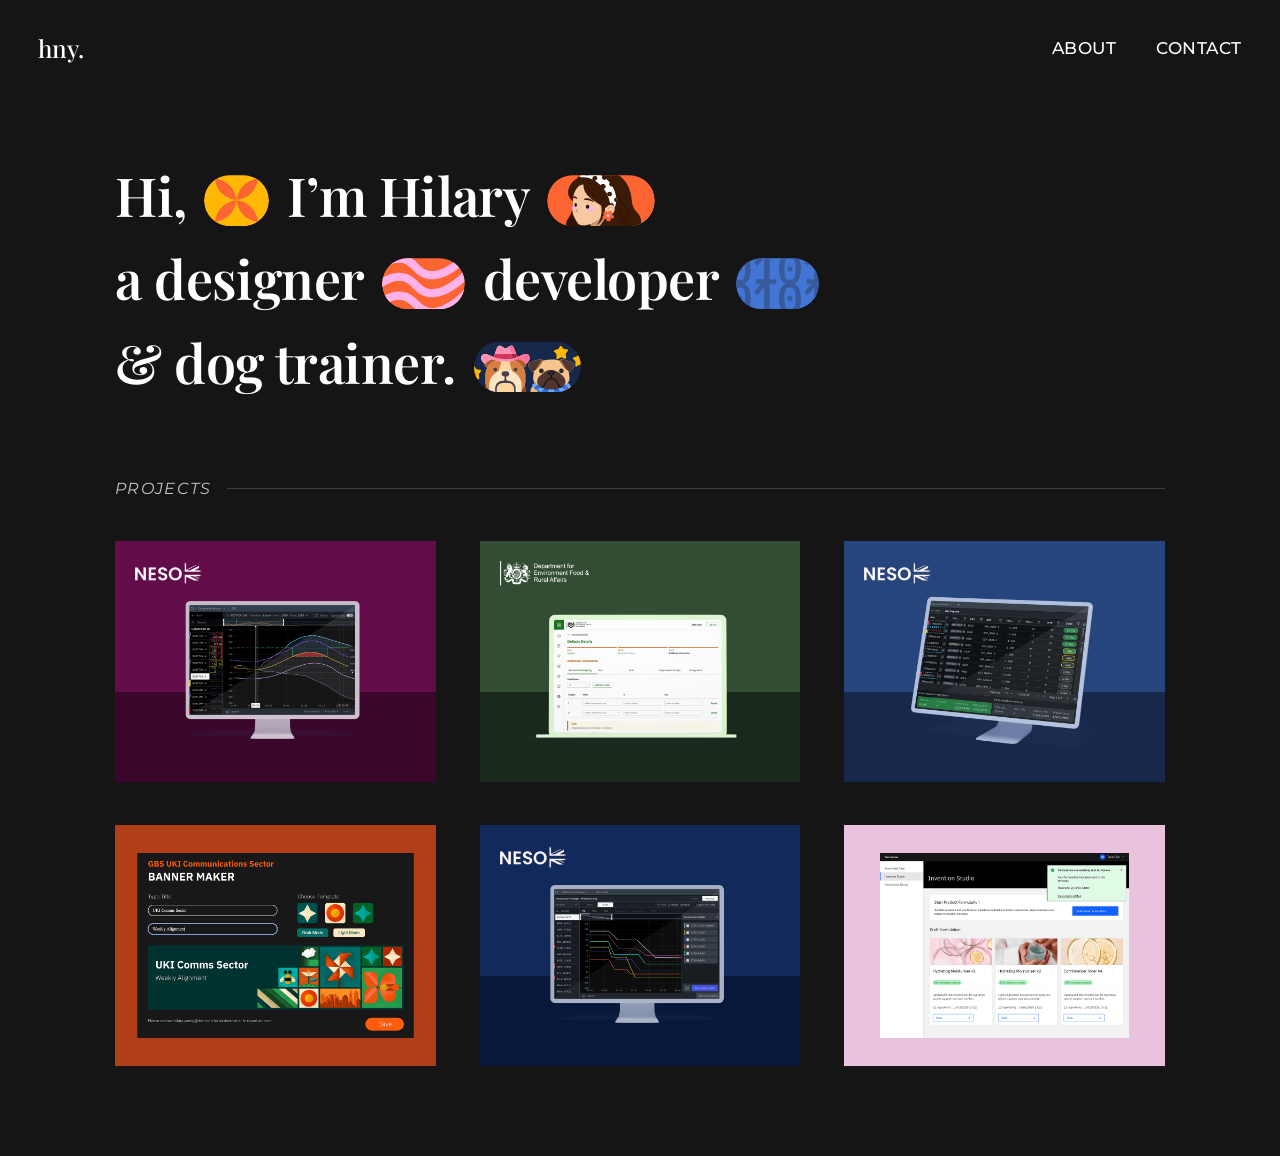
<file: index.html>
<!DOCTYPE html>
<html lang="en">

<head>
    <meta charset="UTF-8" />
    <meta name="viewport" content="width=device-width, initial-scale=1.0" />

    <link rel="stylesheet" href="styles/styles.css" />
    <link rel="stylesheet" href="styles/project-navigation.css" />
    <link rel="stylesheet" href="styles/loader.css" />
    <link rel="stylesheet" href="styles/project-tile.css" />

    <link
        href="https://fonts.googleapis.com/css2?family=Montserrat:wght@300;400;600;700&family=Playfair+Display:wght@400;600;700&display=swap"
        rel="stylesheet" />

    <title>Hilary Young Portfolio</title>
</head>

<body class="home-page">

    <div class="page-loader" id="pageLoader">
        <img id="loaderFrame" src="assets/home/frame1.svg" alt="Loading" />
    </div>

    <!-- HOME NAVIGATION -->
    <header class="project-navigation home-navigation">
        <a href="index.html" class="project-logo home-logo" id="projectLogo">hny.</a>

        <nav class="home-nav-links">
            <a href="about.html">About</a>
            <a href="mailto:your-email@email.com">Contact</a>
        </nav>
    </header>

    <!-- MOBILE MENU ONLY -->
    <div class="project-menu" id="projectMenu">
        <a href="index.html" class="project-menu-link">
            <span>Home</span>
            <img src="assets/home/home.svg" alt="" />
        </a>

        <a href="about.html" class="project-menu-link">
            <span>About</span>
            <img src="assets/home/hilary-pink.svg" alt="" />
        </a>

        <a href="mailto:your-email@email.com" class="project-menu-link">
            <span>Contact</span>
            <img src="assets/home/mail.svg" alt="" />
        </a>

        <button class="project-menu-close" id="projectMenuClose">close</button>
    </div>

    <!-- HERO DESKTOP -->
    <section class="hero-intro">
        <h1>
            <span>Hi,</span>
            <img src="assets/home/sun.svg" alt="" class="inline-icon sun" />

            <span>I’m Hilary</span>
            <img src="assets/home/hilary-pill.svg" alt="Illustration of Hilary" class="inline-icon portrait" />

            <br />

            <span>a designer</span>
            <img src="assets/home/designer-pill.svg" alt="" class="inline-icon about-pill" />

            <span>developer</span>
            <img src="assets/home/developer pill.svg" alt="" class="inline-icon about-pill" />

            <br />

            <span>&amp; dog trainer.</span>
            <img src="assets/home/pomo.svg" alt="" class="inline-icon pomo-pill" />
        </h1>
    </section>



    <!-- PROJECTS -->
    <section class="projects-section">
        <div class="projects-heading">
            <span>Projects</span>
            <div></div>
        </div>

        <div class="project-grid">
            <a href="NESO.html" class="project-card">
                <img src="assets/home/neso-thumbnail.png" alt="NESO project preview" />
                <div class="project-overlay">
                    <h2>Transforming Control Room Design with AI-Led Simulations</h2>
                </div>
            </a>

            <a href="DEFRA.html" class="project-card">
                <img src="assets/home/defra-thumbnail.png" alt="DEFRA project preview" />
                <div class="project-overlay">
                    <h2>100+ Journeys to One: Rebuilding DEFRA’s eHMI Platform</h2>
                </div>
            </a>

            <a href="soon.html" class="project-card">
                <img src="assets/home/MWD-thumbnail.png" alt="Project preview" />
                <div class="project-overlay">
                    <h2>NESO OBP's MW Dispatch</h2>
                </div>
            </a>

            <a href="soon.html" class="project-card">
                <img src="assets/home/BM-thumbnail.png" alt="Project preview" />
                <div class="project-overlay">
                    <h2>Automation Tools</h2>
                </div>
            </a>

            <a href="soon.html" class="project-card">
                <img src="assets/home/DM-thumbnail.png" alt="Project preview" />
                <div class="project-overlay">
                    <h2>NESO OBP's Declaration Manager</h2>
                </div>
            </a>

            <a href="soon.html" class="project-card">
                <img src="assets/home/F-thumbnail.png" alt="Project preview" />
                <div class="project-overlay">
                    <h2>Formulae AI Optimiser</h2>
                </div>
            </a>
        </div>
    </section>



    <script>
        const projectLogo = document.getElementById("projectLogo");
        const projectMenu = document.getElementById("projectMenu");
        const projectMenuClose = document.getElementById("projectMenuClose");

        function isMobile() {
            return window.innerWidth <= 700;
        }

        function openMenu() {
            projectMenu.classList.add("active");
        }

        function closeMenu() {
            projectMenu.classList.remove("active");
        }

        projectLogo.addEventListener("click", function (e) {
            if (isMobile()) {
                e.preventDefault();
                openMenu();
            }
        });

        projectMenuClose.addEventListener("click", closeMenu);

        projectMenu.addEventListener("click", function (e) {
            const clickedMenuLink = e.target.closest(".project-menu-link");
            const clickedCloseButton = e.target.closest(".project-menu-close");

            if (!clickedMenuLink && !clickedCloseButton) {
                closeMenu();
            }
        });

        document.addEventListener("keydown", function (e) {
            if (e.key === "Escape") {
                closeMenu();
            }
        });
    </script>


    <!--Loader script-->
    <script>
        const frames = [
            "assets/home/frame1.svg",
            "assets/home/frame2.svg",
            "assets/home/frame3.svg",
            "assets/home/frame4.svg",
            "assets/home/frame5.svg",
            "assets/home/frame6.svg",
            "assets/home/frame7.svg",
            "assets/home/frame8.svg",
            "assets/home/frame9.svg",
            "assets/home/frame10.svg"
        ];

        let currentFrame = 0;
        const frameEl = document.getElementById("loaderFrame");
        const loader = document.getElementById("pageLoader");

        const frameSpeed = 100;

        const animation = setInterval(() => {
            currentFrame = (currentFrame + 1) % frames.length;
            frameEl.src = frames[currentFrame];
        }, frameSpeed);

        window.addEventListener("load", () => {
            setTimeout(() => {
                loader.classList.add("hidden");

                // stop animation AFTER fade-out finishes
                setTimeout(() => {
                    clearInterval(animation);
                }, 1450);
            }, 500);
        });
    </script>

</body>

</html>
</file>
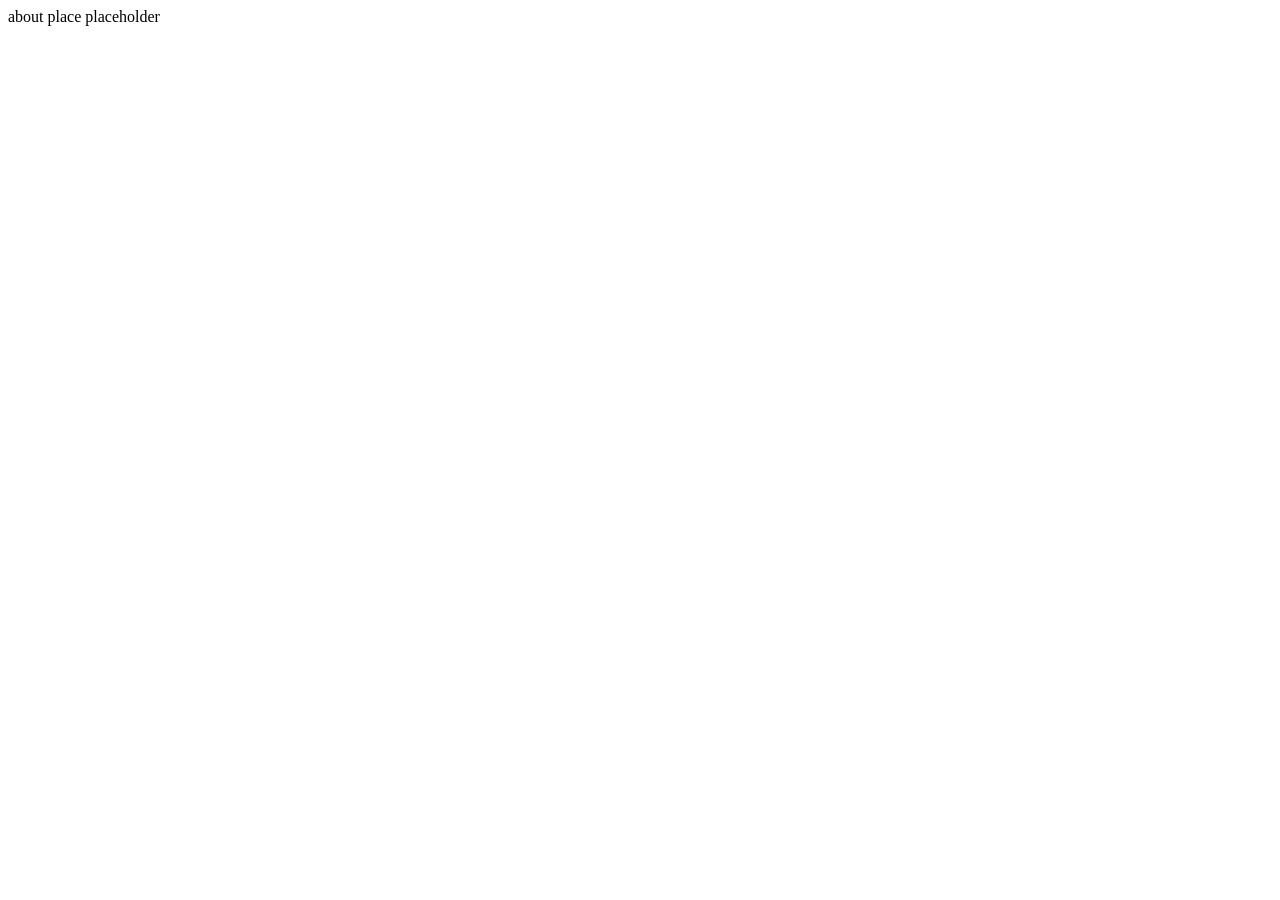
<file: about.html>
<!DOCTYPE html>
<html lang="en">
<head>
    <meta charset="UTF-8">
    <meta name="viewport" content="width=device-width, initial-scale=1.0">
    <title>HNY Portfolio</title>
</head>
<body>
    about place placeholder
</body>
</html>
</file>
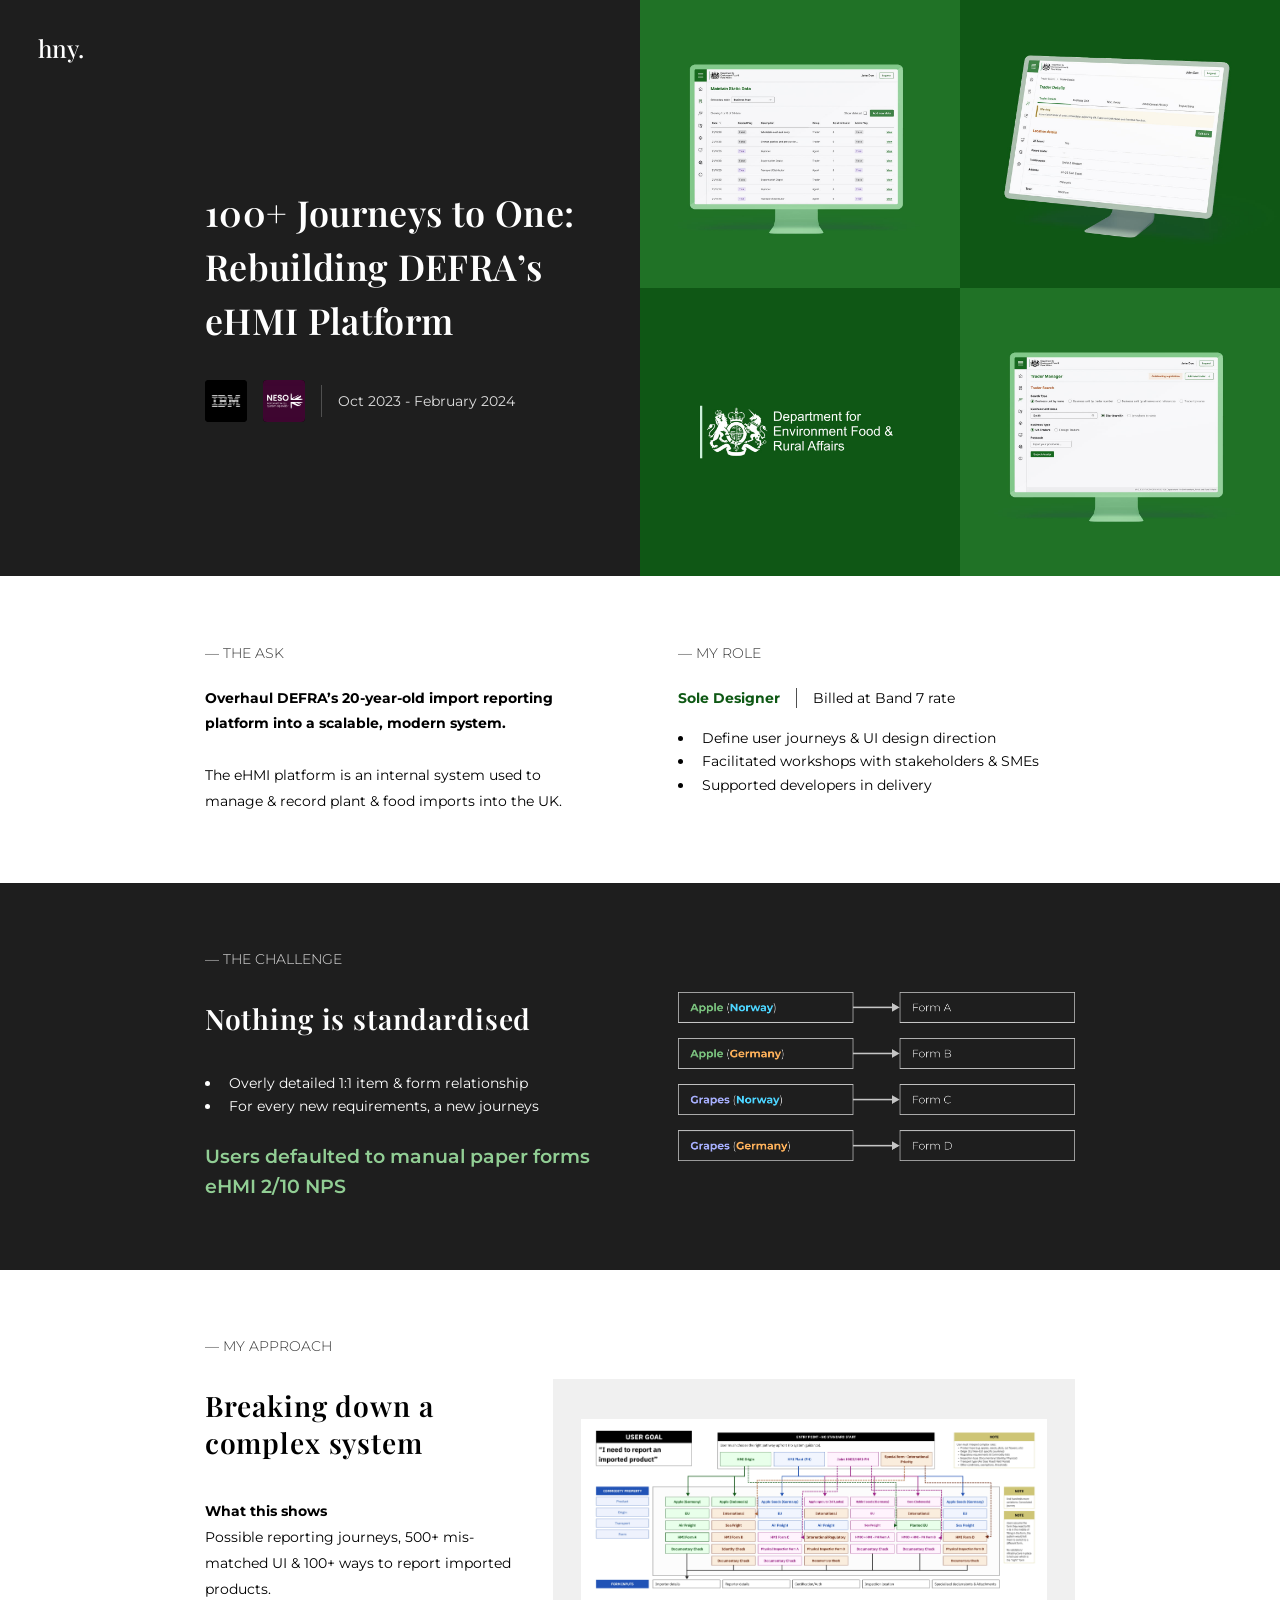
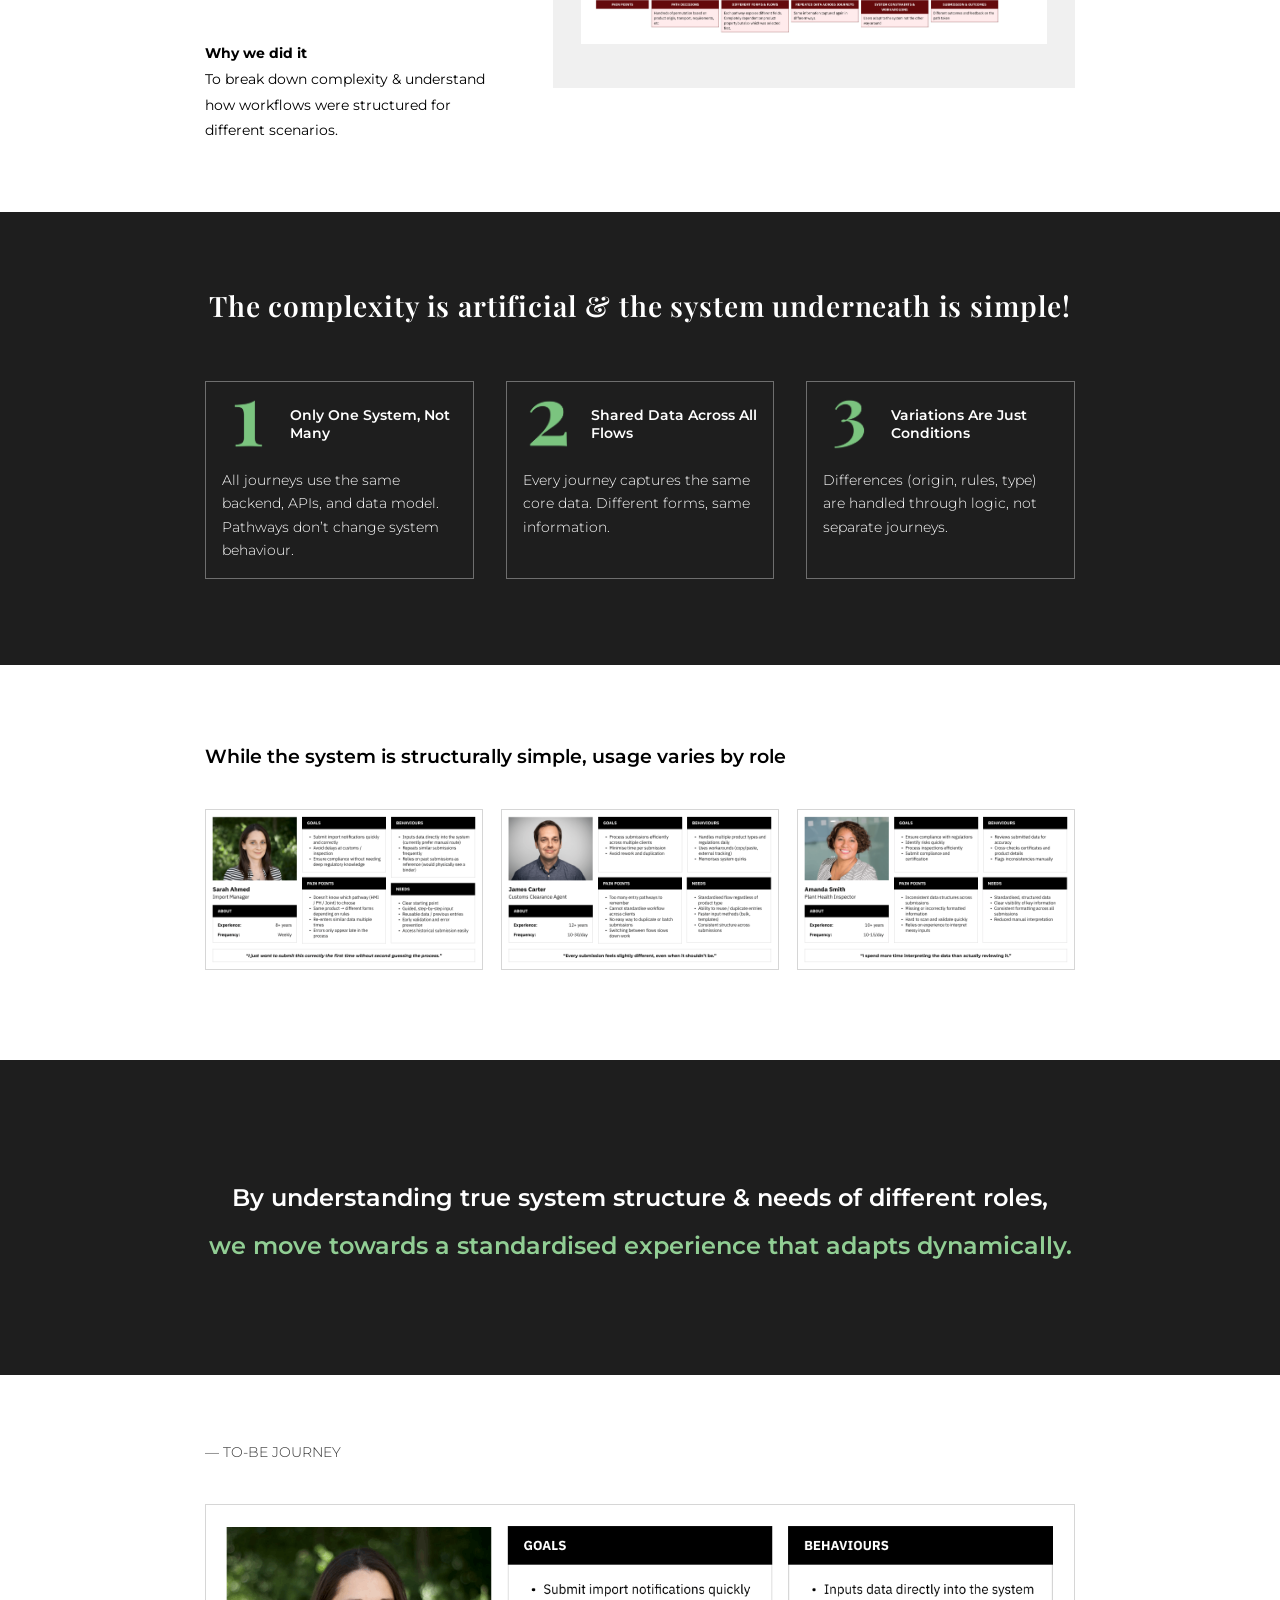
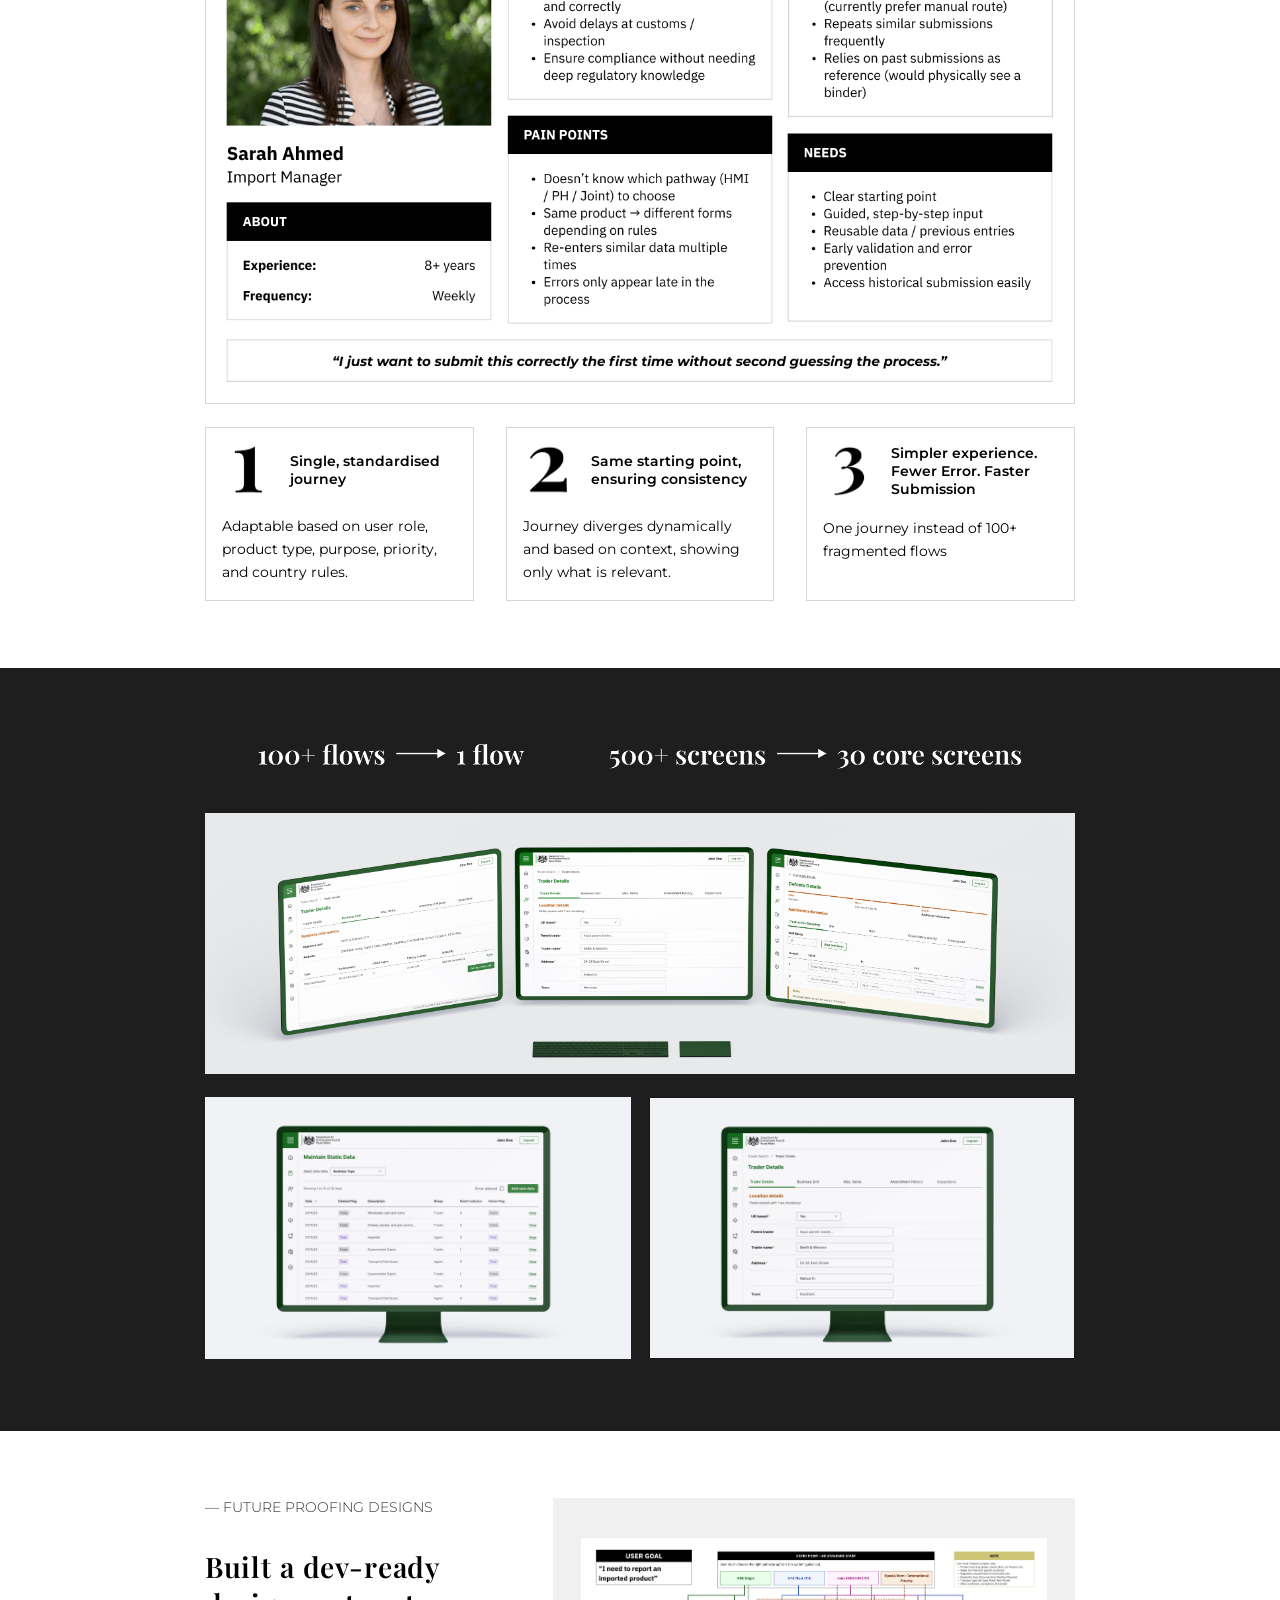
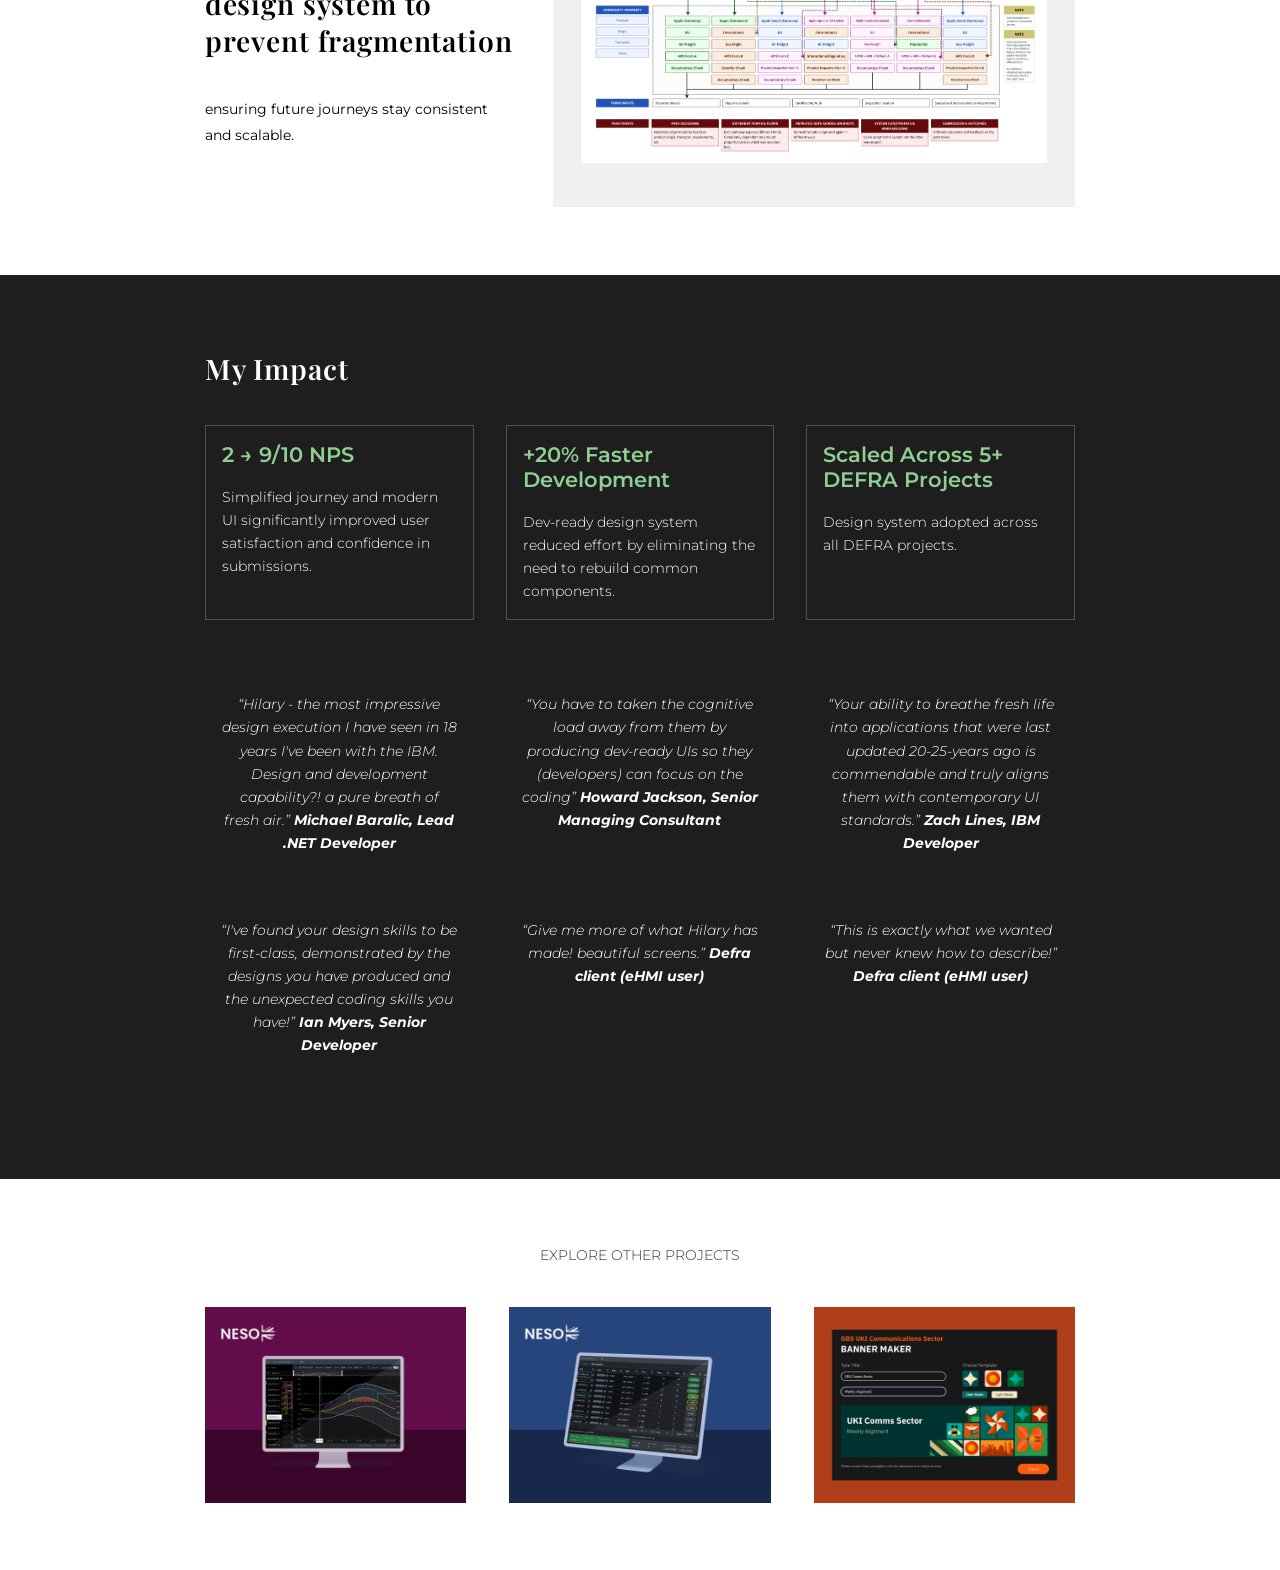
<file: DEFRA.html>
<!DOCTYPE html>
<html lang="en">

<head>
    <meta charset="UTF-8">
    <meta name="viewport" content="width=device-width, initial-scale=1.0">
    <link rel="stylesheet" href="styles/case.css" />
    <link rel="stylesheet" href="styles/project-navigation.css" />
    <link rel="stylesheet" href="styles/loader.css" />
    <link rel="stylesheet" href="styles/project-tile.css" />

    <link
        href="https://fonts.googleapis.com/css2?family=Montserrat:wght@300;400;600;700&family=Playfair+Display:wght@400;600;700&display=swap"
        rel="stylesheet" />

    <title>HNY Portfolio - DEFRA</title>
</head>

<body>

    <div class="page-loader" id="pageLoader">
        <img id="loaderFrame" src="assets/home/frame1.svg" alt="Loading" />
    </div>

    <!-- PROJECT NAVIGATION -->
    <header class="project-navigation">
        <a href="index.html" class="project-logo" id="projectLogo">hny.</a>
    </header>

    <div class="project-menu" id="projectMenu">
        <a href="index.html" class="project-menu-link">
            <span>Home</span>
            <img src="assets/home/home.svg" alt="">
        </a>

        <a href="about.html" class="project-menu-link">
            <span>About</span>
            <img src="assets/home/hilary-pink.svg" alt="">
        </a>

        <a href="mailto:your-email@email.com" class="project-menu-link">
            <span>Contact</span>
            <img src="assets/home/mail.svg" alt="">
        </a>

        <button class="project-menu-close" id="projectMenuClose">close</button>
    </div>

    <!-- HEADER -->
    <div class="row">
        <div class="project-meta-box">
            <div class="project-title">
                100+ Journeys to One: Rebuilding DEFRA’s eHMI Platform
            </div>

            <div class="meta-row">
                <img src="assets/IBMLogo.png" class="logo" />
                <img src="assets/NESOLogo.png" class="logo" />

                <div class="divider"></div>

                <div class="meta-text">Oct 2023 - February 2024</div>
            </div>
        </div>

        <div class="project-thumbnail-box">
            <div class="project-thumbnail-single">
                <img src="assets/DEFRA/1.jpg" alt="Thumbnail" class="thumbnail-image">
            </div>
            <div class="project-thumbnail-single">
                <img src="assets/DEFRA/2.jpg" alt="Thumbnail" class="thumbnail-image">
            </div>
            <div class="project-thumbnail-single">
                <img src="assets/DEFRA/3.jpg" alt="Thumbnail" class="thumbnail-image">
            </div>
            <div class="project-thumbnail-single">
                <img src="assets/DEFRA/4.jpg" alt="Thumbnail" class="thumbnail-image">
            </div>
        </div>
    </div>

    <!-- OVERVIEW -->
    <div class="light-section">

        <div class="row">
            <div class="column-50 padding-right-desktop">
                <div class="section-tag">— THE ASK</div>
                <p>
                    <b>Overhaul DEFRA’s 20-year-old import reporting platform into a scalable, modern system.</b>
                    <br><br>
                    The eHMI platform is an internal system used to manage & record plant & food imports into the UK.
                </p>
            </div>

            <div class="column-50 padding-left-desktop">
                <div class="section-tag">— MY ROLE</div>

                <div class="meta-row">
                    <p><b class="green-text">Sole Designer</b></p>

                    <div class="divider2"></div>

                    <p>Billed at Band 7 rate</p>
                </div>

                <ul>
                    <li>Define user journeys & UI design direction</li>
                    <li>Facilitated workshops with stakeholders & SMEs</li>
                    <li>Supported developers in delivery</li>
                </ul>

            </div>
        </div>

    </div>

    <!-- THE CHALLENGE -->
    <div class="dark-section">

        <div class="section-tag-light">— THE CHALLENGE</div>

        <div class="row">
            <div class="column-50 padding-right-desktop">
                <div class="bolded-text padding-top-8px">
                    Nothing is standardised
                </div>
                <br>
                <ul>
                    <li>Overly detailed 1:1 item & form relationship</li>
                    <li>For every new requirements, a new journeys</li>
                </ul>
                <div class="secondary-highlight green-on-black padding-top-8px">
                    Users defaulted to manual paper forms
                    <br>
                    eHMI 2/10 NPS
                </div>
            </div>

            <div class="column-50 padding-left-desktop">

                <img src="assets/DEFRA/challengediagram.png" class="challenge-image" />

            </div>
        </div>
    </div>

    <!-- APPROACH -->
    <div class="light-section">
        <div class="section-tag">— MY APPROACH</div>

        <div class="row">
            <div class="column-40">
                <div class="bolded-text padding-top-8px">
                    Breaking down a complex system
                </div>
                <br><br>
                <p>
                    <b>What this shows</b>
                    <br>
                    Possible reporting journeys, 500+ mis-matched UI & 100+ ways to report imported products.
                </p>
                <br><br>
                <p>
                    <b>Why we did it</b>
                    <br>
                    To break down complexity & understand how workflows were structured for different scenarios.
                </p>
            </div>
            <div class="column-60 as-is-background">
                <img src="assets/DEFRA/as-is-map.jpg" class="as-is-image" />
            </div>
        </div>
    </div>

    <!-- COMPLEXITY -->
    <div class="dark-section">
        <div class="bolded-text padding-top-8px center-text">
            The complexity is artificial & the system underneath is simple!
        </div>

        <br><br><br>

        <div class="insight-grid">

            <div class="insight-card">

                <div class="meta-row">
                    <img src="assets/DEFRA/no1.png" class="number-img" />

                    <div class="complexity-text">Only One System, Not Many</div>
                </div>

                <br>

                <p2 class="light">
                    All journeys use the same backend, APIs, and data model.
                    Pathways don’t change system behaviour.
                </p2>
            </div>

            <div class="insight-card">
                <div class="meta-row">
                    <img src="assets/DEFRA/no2.png" class="number-img" />

                    <div class="complexity-text">
                        Shared Data Across All Flows
                    </div>
                </div>
                <br>
                <p2 class="light">
                    Every journey captures the same core data. Different forms, same information.
                </p2>
            </div>

            <div class="insight-card">
                <div class="meta-row">
                    <img src="assets/DEFRA/no3.png" class="number-img" />

                    <div class="complexity-text">
                        Variations Are Just Conditions
                    </div>
                </div>
                <br>
                <p2 class="light">
                    Differences (origin, rules, type) are handled through logic, not separate journeys.
                </p2>
            </div>
        </div>

        <br>


    </div>

    <!-- USER MAPS  -->
    <div class="light-section">

        <div class="secondary-highlight padding-top-8px add-padding-top">
            While the system is structurally simple, usage varies by role
        </div>

        <br><br>

        <div class="row">
            <div class="column3">
                <img src="assets/DEFRA/Persona1.png" class="user-persona-img" />
            </div>

            <div class="column-gap">
                .
            </div>

            <div class="column3">
                <img src="assets/DEFRA/Persona2.png" class="user-persona-img" />
            </div>

            <div class="column-gap">
                .
            </div>

            <div class="column3">
                <img src="assets/DEFRA/Persona3.png" class="user-persona-img" />
            </div>
        </div>

        <br>

    </div>

    <!--TO BE SEGUE-->
    <div class="dark-section">

        <br><br>

        <div class="teritary-highlight padding-top-8px add-padding-top white-on-black center-text add-line-height">
            By understanding true system structure & needs of different roles,
            <br>
            <div class="green-on-black">
                we move towards a standardised experience that adapts dynamically.
            </div>
        </div>

        <br><br>
    </div>

    <!-- TO BE JOURNEY -->
    <div class="light-section">

        <div class="section-tag">— TO-BE JOURNEY</div>
        <br>

        <img src="assets/DEFRA/Persona1.png" class="user-persona-img" />

        <br><br>

        <div class="insight-grid">

            <div class="insight-card-dark">

                <div class="meta-row">
                    <img src="assets/DEFRA/no1-dark.png" class="number-img" />

                    <div class="complexity-text">Single, standardised journey</div>
                </div>

                <br>

                <p2>
                    Adaptable based on user role, product type, purpose, priority, and country rules.
                </p2>
            </div>

            <div class="insight-card-dark">
                <div class="meta-row">
                    <img src="assets/DEFRA/no2-dark.png" class="number-img" />

                    <div class="complexity-text">
                        Same starting point, ensuring consistency
                    </div>
                </div>
                <br>
                <p2>
                    Journey diverges dynamically and based on context, showing only what is relevant.
                </p2>
            </div>


            <div class="insight-card-dark">
                <div class="meta-row">
                    <img src="assets/DEFRA/no3-dark.png" class="number-img" />

                    <div class="complexity-text">
                        Simpler experience. Fewer Error. Faster Submission
                    </div>
                </div>
                <br>
                <p2>
                    One journey instead of 100+ fragmented flows
                </p2>
            </div>
        </div>


    </div>

    <!-- VISUAL -->
    <div class="dark-section">
        <img src="assets/DEFRA/stats.png" class="img-100" />

        <br><br><br>


        <img src="assets/DEFRA/final-defra.jpg" class="img-100" />

        <br><br>

        <div class="row">
            <div class="gallery-50">
                <img src="assets/DEFRA/defrahd2.jpg" class="img-100" />
            </div>

            <div class="gallery-50-spacer">
                .
            </div>

            <div class="gallery-50">
                <img src="assets/DEFRA/defrahd3.jpg" class="user-persona-img" />
            </div>
        </div>


    </div>

    <!-- DESIGN SYSTEM -->
    <div class="light-section">

        <div class="row">
            <div class="column-40">
                <div class="section-tag">— FUTURE PROOFING DESIGNS</div>

                <div class="bolded-text padding-top-8px">
                    Built a dev-ready design system to prevent fragmentation
                </div>
                <br><br>
                <p>
                    ensuring future journeys stay consistent and scalable.
                </p>
            </div>
            <div class="column-60 as-is-background">
                <img src="assets/DEFRA/as-is-map.jpg" class="as-is-image" />
            </div>
        </div>

    </div>

    <!-- IMPACT  -->
    <div class="dark-section">

        <div class="bolded-text padding-top-8px">
            My Impact
        </div>

        <br><br>


        <div class="insight-grid">

            <div class="insight-card-dark2">

                <div class="impact-text green-on-black">
                    2 → 9/10 NPS
                </div>
                <br>
                <p2 class="light">
                    Simplified journey and modern UI significantly improved user satisfaction and confidence in
                    submissions.
                </p2>
            </div>

            <div class="insight-card-dark2">
                <div class="impact-text green-on-black">
                    +20% Faster Development
                </div>
                <br>
                <p2 class="light">
                    Dev-ready design system reduced effort by eliminating the need to rebuild common components.
                </p2>
            </div>


            <div class="insight-card-dark2">
                <div class="impact-text green-on-black">
                    Scaled Across 5+ DEFRA Projects
                </div>
                <br>
                <p2 class="light">
                    Design system adopted across all DEFRA projects.
                </p2>
            </div>
        </div>


        <br><br><br>



        <div class="insight-grid">

            <div class="quote-card-dark">
                <p2 class="light">
                    “Hilary - the most impressive design execution I have seen in 18 years I've been with the IBM.
                    Design and development capability?! a pure breath of fresh air.”
                    <b>Michael Baralic, Lead .NET
                        Developer</b>
                </p2>
            </div>

            <div class="quote-card-dark">
                <p2 class="light">
                    “You have to taken the cognitive load away from them by producing dev-ready UIs so they (developers)
                    can focus on the coding”
                    <b>Howard Jackson, Senior Managing Consultant</b>
            </div>


            <div class="quote-card-dark">
                <p2 class="light">
                    “Your ability to breathe fresh life into applications that were last updated 20-25-years ago is
                    commendable and truly aligns them with contemporary UI standards.”
                    <b>Zach Lines, IBM Developer</b>
                </p2>
            </div>

            <div class="quote-card-dark">
                <p2 class="light">
                    “I've found your design skills to be first-class, demonstrated by the designs you have produced and
                    the unexpected coding skills you have!”
                    <b>Ian Myers, Senior Developer</b>
                </p2>
            </div>

            <div class="quote-card-dark">
                <p2 class="light">
                    “Give me more of what Hilary has made! beautiful screens.”
                    <b>Defra client (eHMI user)</b>
                </p2>
            </div>

            <div class="quote-card-dark">
                <p2 class="light">
                    “This is exactly what we wanted but never knew how to describe!”
                    <b>Defra client (eHMI user)</b>
                </p2>
            </div>
        </div>


        <br><br>




    </div>

    <!-- OTHER PROJECTS -->
    <div class="light-section">

       <div class="section-tag center-text">
        EXPLORE OTHER PROJECTS
       </div>
        <br>

        <div class="project-grid">
            <a href="NESO.html" class="project-card">
                <img src="assets/home/neso-thumbnail.png" alt="NESO project preview" />
                <div class="project-overlay">
                    <h2>Transforming Control Room Design with AI-Led Simulations</h2>
                </div>
            </a>

            <a href="soon.html" class="project-card">
                <img src="assets/home/MWD-thumbnail.png" alt="DEFRA project preview" />
                <div class="project-overlay">
                    <h2>NESO OBP's MW Dispatch</h2>
                </div>
            </a>

            <a href="soon.html" class="project-card">
                <img src="assets/home/BM-thumbnail.png" alt="Project preview" />
                <div class="project-overlay">
                    <h2>Automation Tools</h2>
                </div>
            </a>
        </div>

    </div>


    <script>
        const projectLogo = document.getElementById("projectLogo");
        const projectMenu = document.getElementById("projectMenu");
        const projectMenuClose = document.getElementById("projectMenuClose");
        const projectMenuLinks = document.querySelectorAll(".project-menu-link");

        function openMenu() {
            projectMenu.classList.add("active");
        }

        function closeMenu() {
            projectMenu.classList.remove("active");
        }

        function toggleMenu(e) {
            e.preventDefault();

            if (projectMenu.classList.contains("active")) {
                closeMenu();
            } else {
                openMenu();
            }
        }

        projectLogo.addEventListener("click", toggleMenu);

        projectMenuClose.addEventListener("click", closeMenu);

        projectMenu.addEventListener("click", function (e) {
            const clickedMenuLink = e.target.closest(".project-menu-link");
            const clickedCloseButton = e.target.closest(".project-menu-close");

            if (!clickedMenuLink && !clickedCloseButton) {
                closeMenu();
            }
        });

        document.addEventListener("keydown", function (e) {
            if (e.key === "Escape") {
                closeMenu();
            }
        });
    </script>

    <script>
        const logoEl = document.getElementById("projectLogo");

        function updateLogoColor() {
            const logoRect = logoEl.getBoundingClientRect();
            const logoY = logoRect.top + logoRect.height / 2;

            const sections = document.querySelectorAll(".light-section, .dark-section");

            let currentSection = null;

            sections.forEach(section => {
                const rect = section.getBoundingClientRect();

                if (rect.top <= logoY && rect.bottom >= logoY) {
                    currentSection = section;
                }
            });

            logoEl.classList.remove("logo-on-light", "logo-on-dark");

            if (currentSection && currentSection.classList.contains("light-section")) {
                logoEl.classList.add("logo-on-light");
            } else {
                logoEl.classList.add("logo-on-dark");
            }
        }

        updateLogoColor();
        window.addEventListener("scroll", updateLogoColor);
        window.addEventListener("resize", updateLogoColor);
    </script>


    <!--Loader script-->
    <script>
        const frames = [
            "assets/home/frame1.svg",
            "assets/home/frame2.svg",
            "assets/home/frame3.svg",
            "assets/home/frame4.svg",
            "assets/home/frame5.svg",
            "assets/home/frame6.svg",
            "assets/home/frame7.svg",
            "assets/home/frame8.svg",
            "assets/home/frame9.svg",
            "assets/home/frame10.svg"
        ];

        let currentFrame = 0;
        const frameEl = document.getElementById("loaderFrame");
        const loader = document.getElementById("pageLoader");

        const frameSpeed = 100;

        const animation = setInterval(() => {
            currentFrame = (currentFrame + 1) % frames.length;
            frameEl.src = frames[currentFrame];
        }, frameSpeed);

        window.addEventListener("load", () => {
            setTimeout(() => {
                loader.classList.add("hidden");

                // stop animation AFTER fade-out finishes
                setTimeout(() => {
                    clearInterval(animation);
                }, 1450);
            }, 500);
        });
    </script>

</body>

</html>
</file>
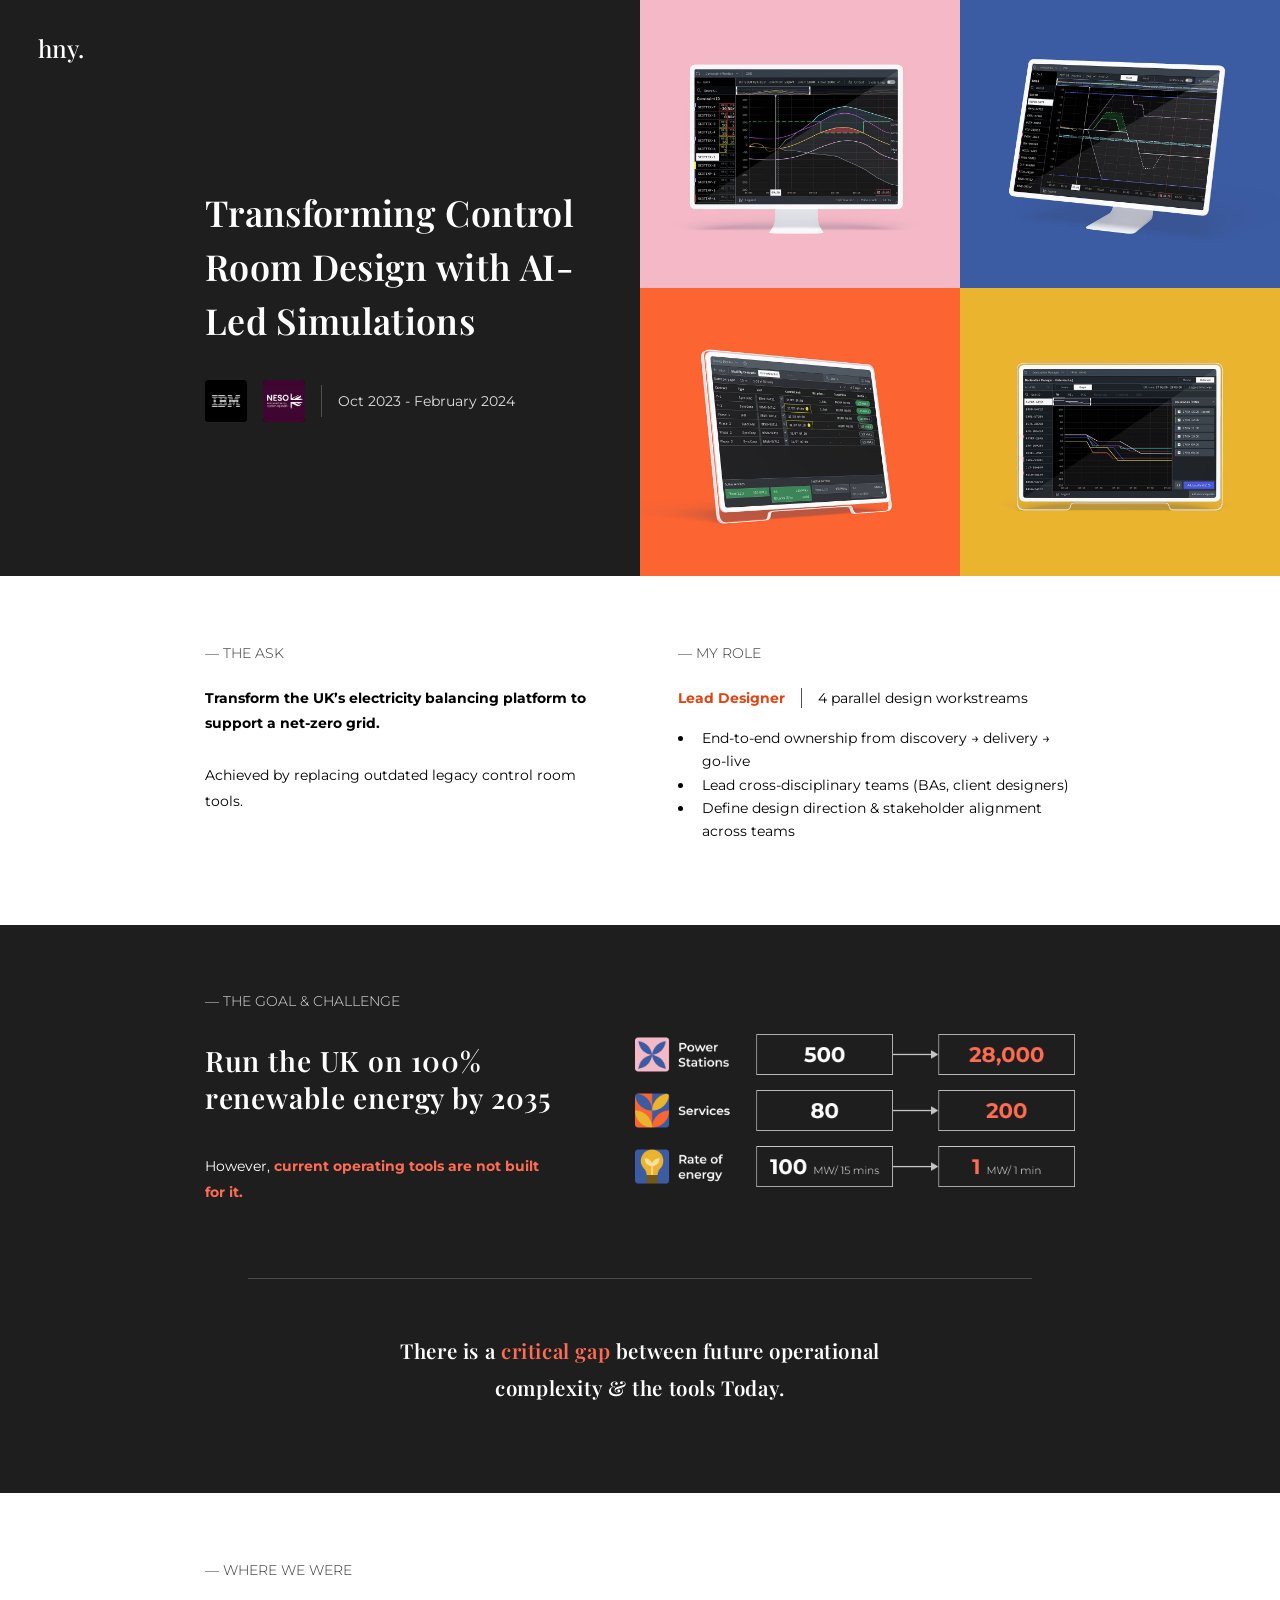
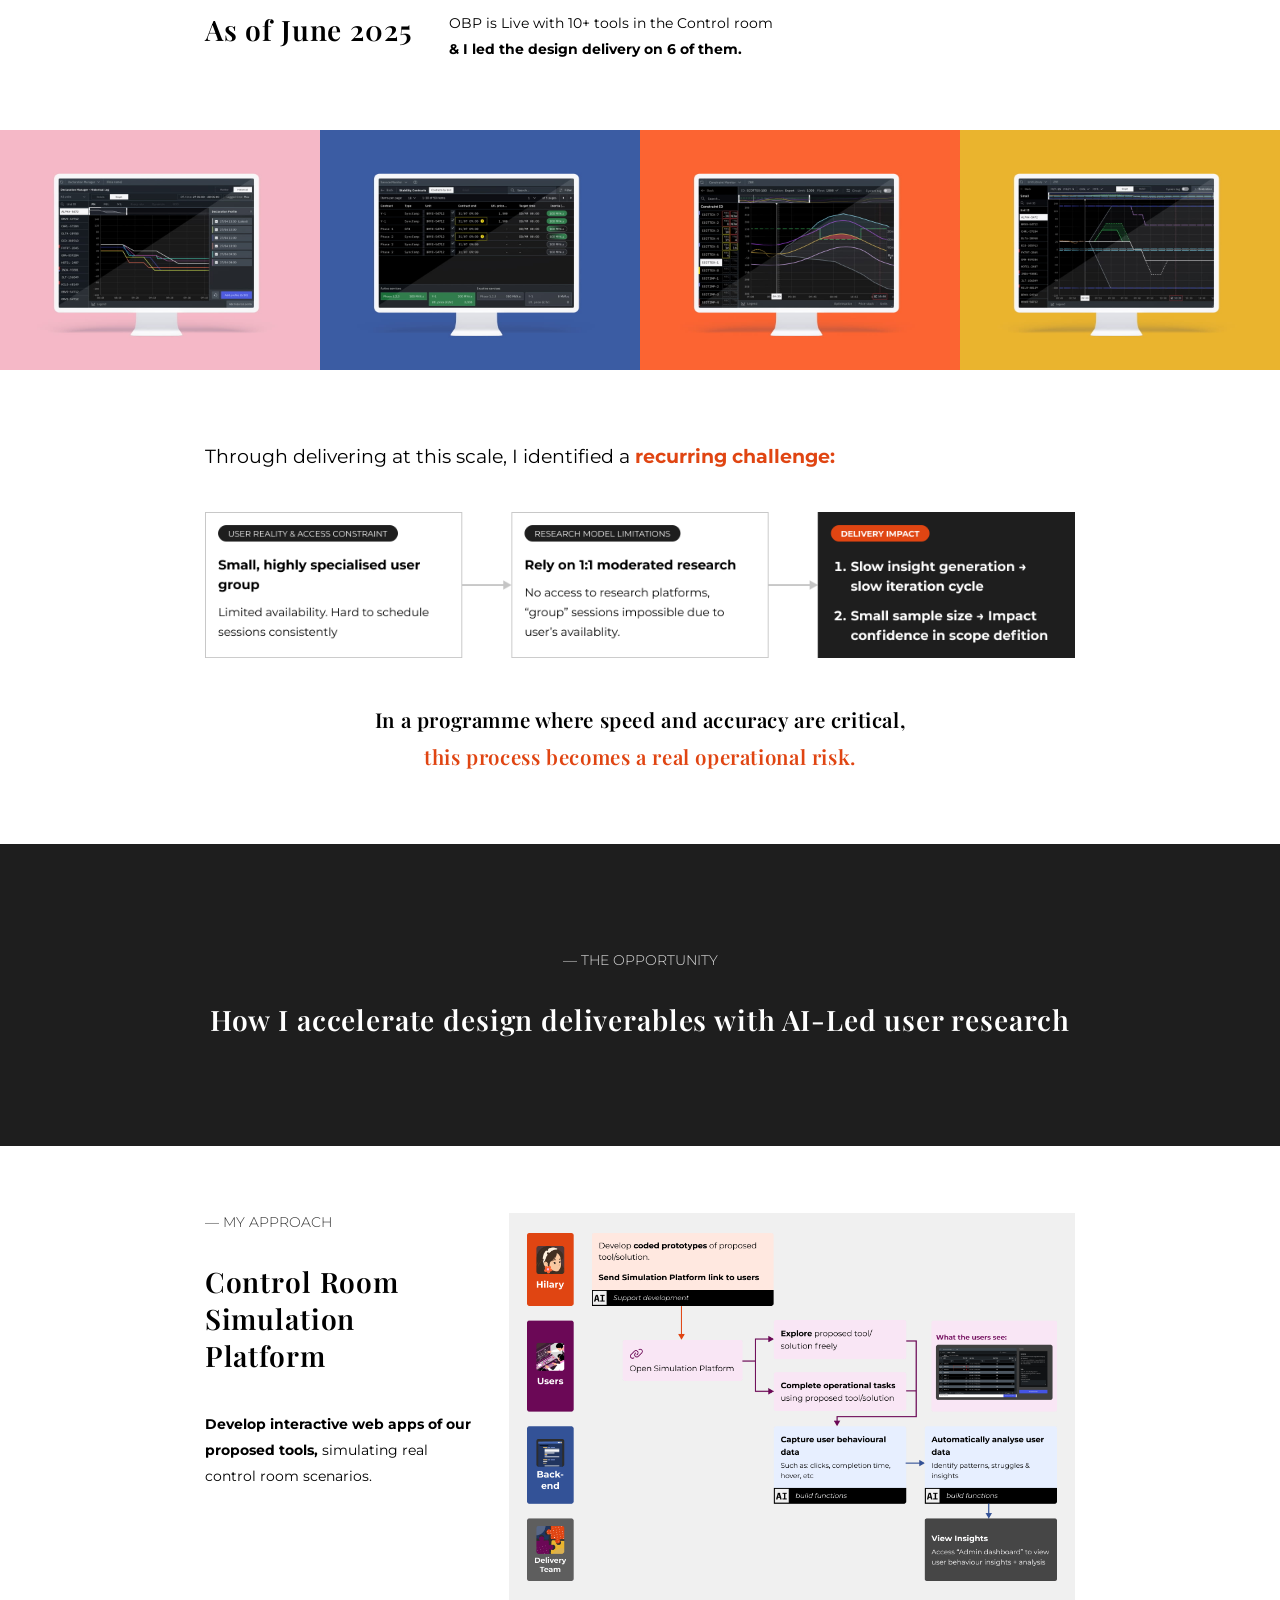
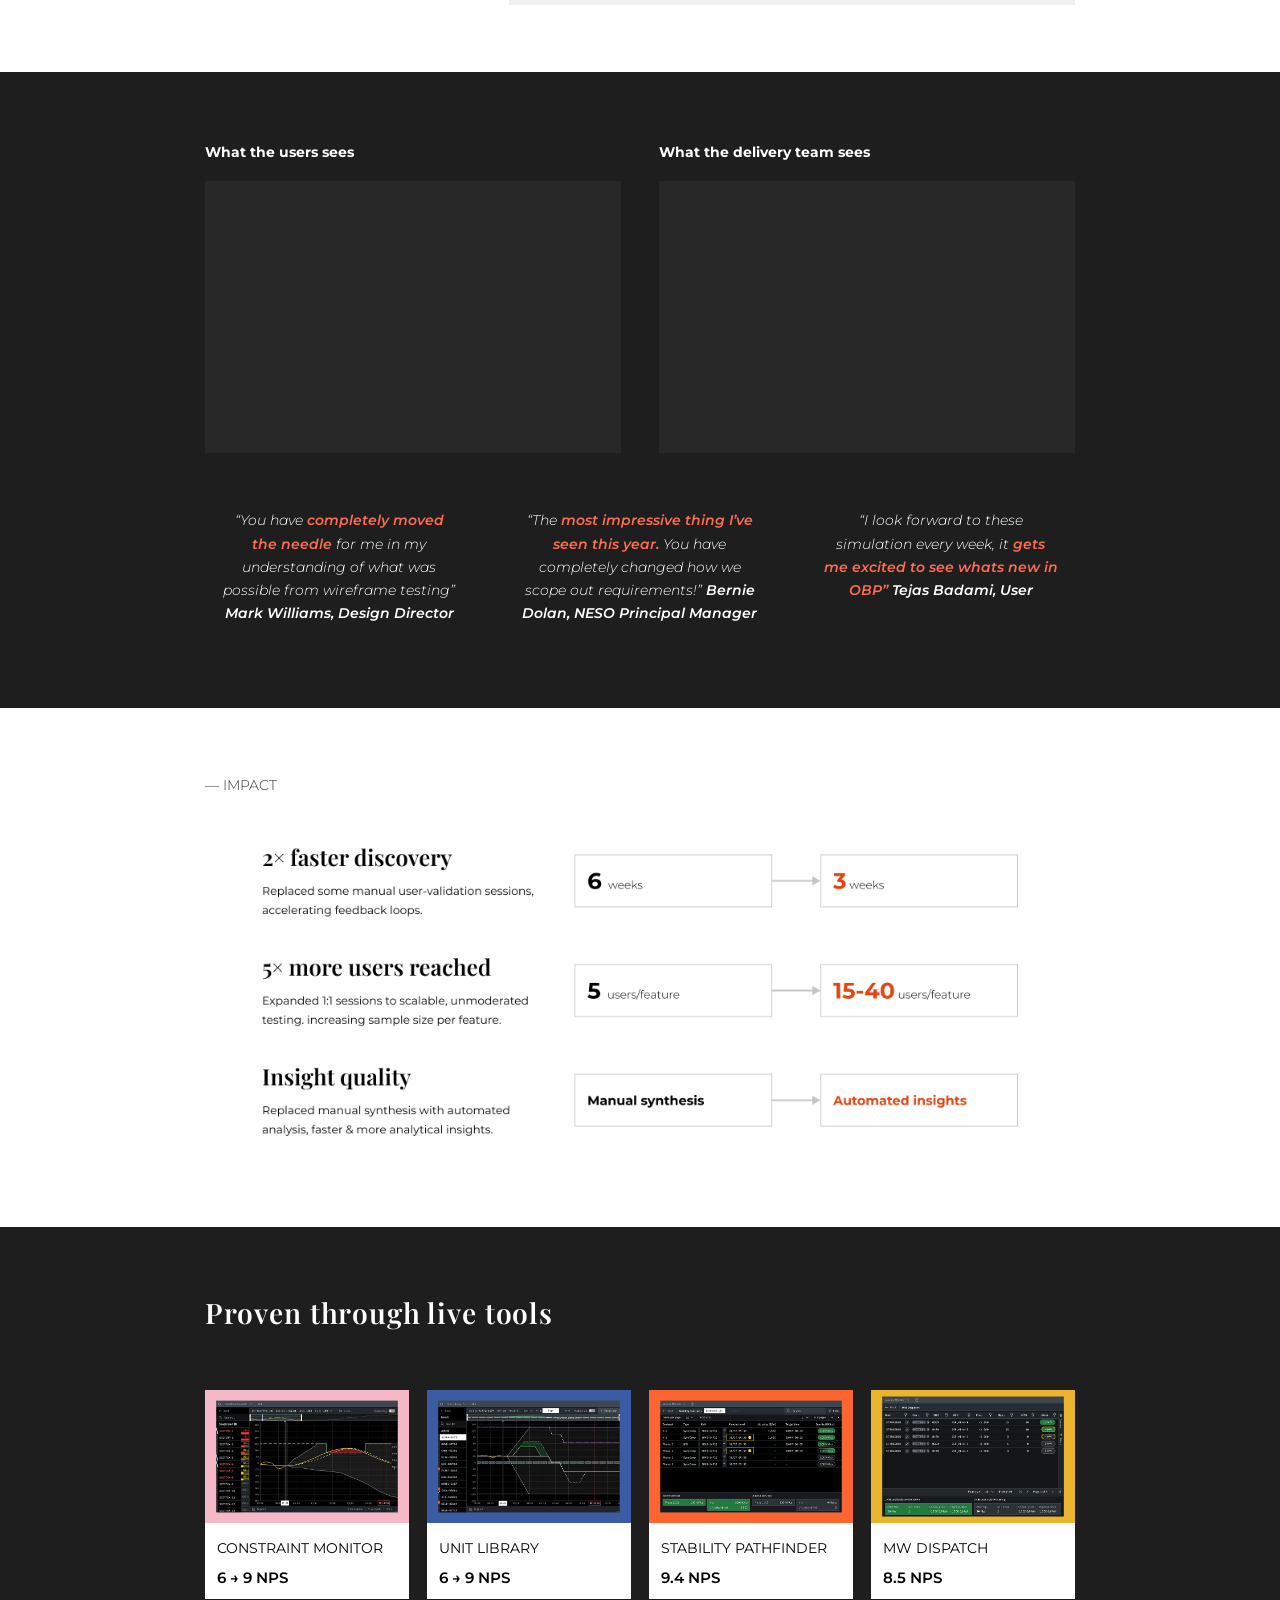
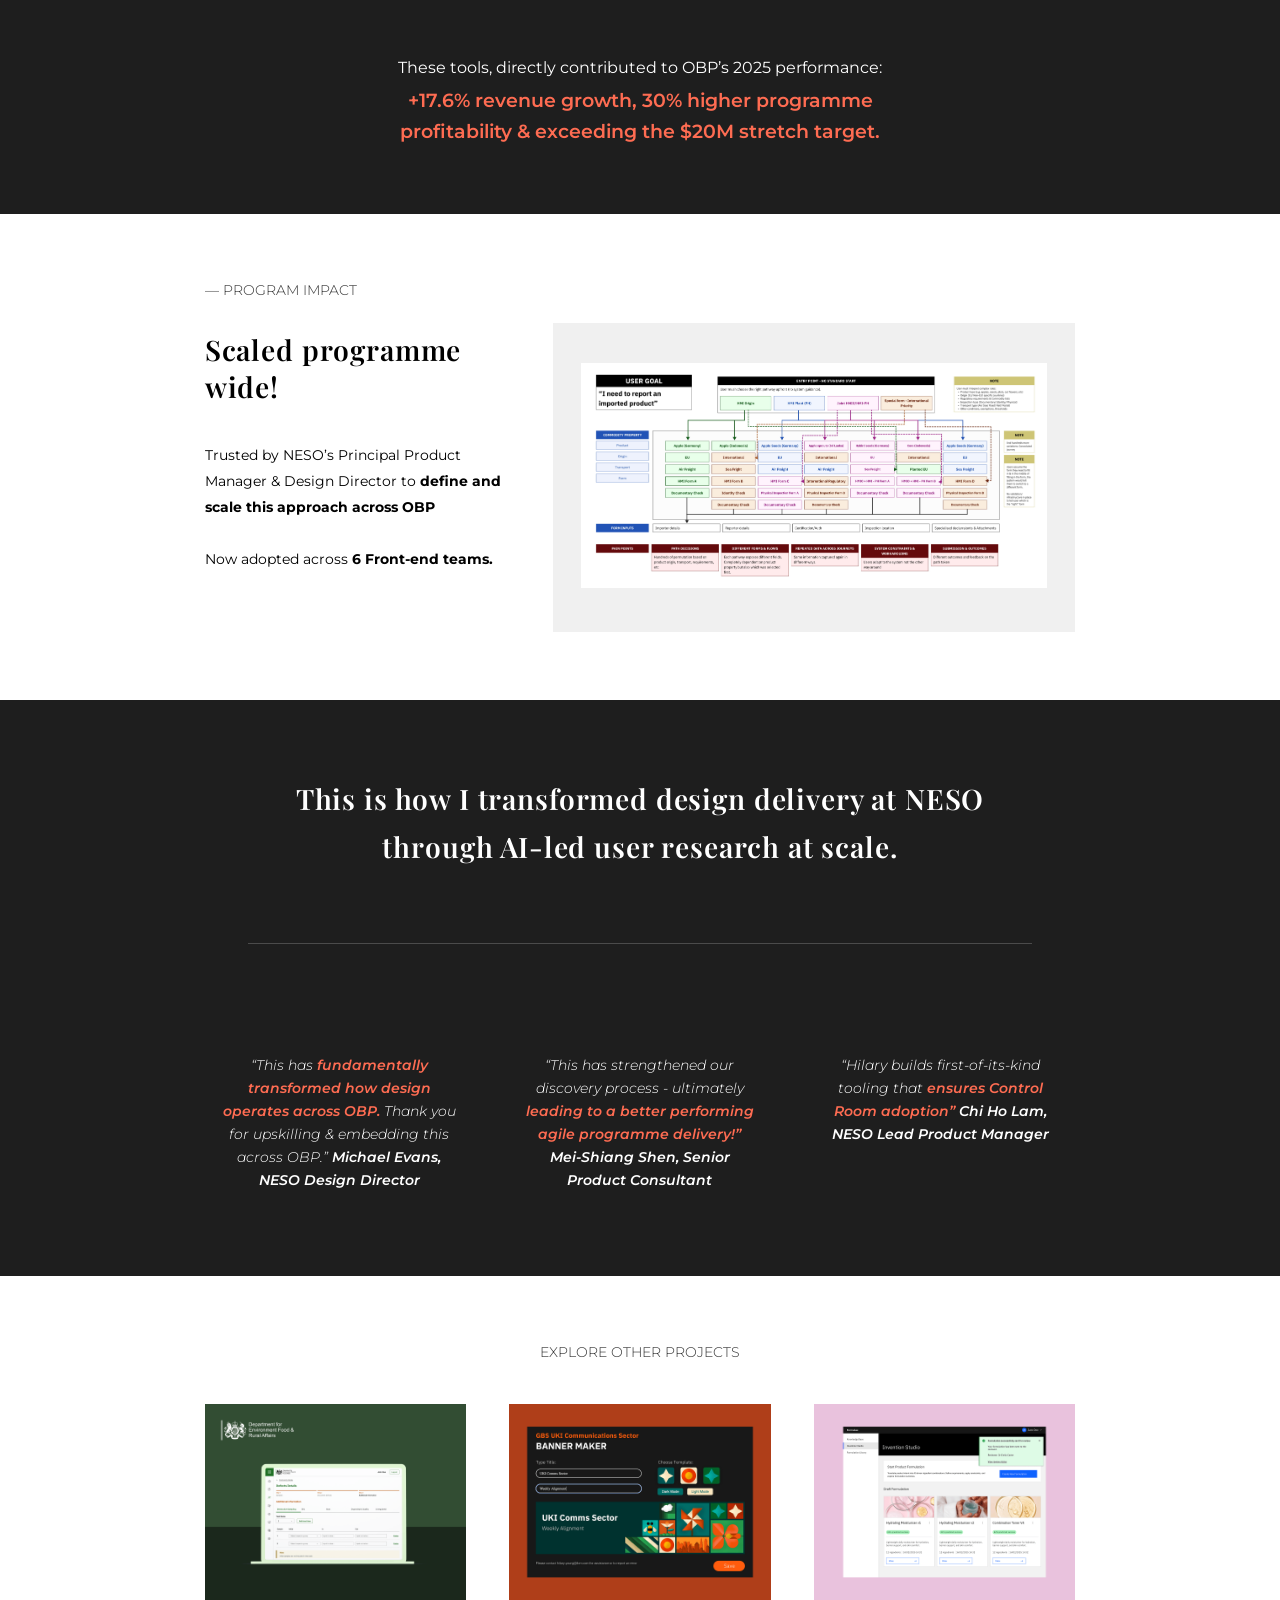
<file: NESO.html>
<!DOCTYPE html>
<html lang="en">

<head>
    <meta charset="UTF-8">
    <meta name="viewport" content="width=device-width, initial-scale=1.0">
    <link rel="stylesheet" href="styles/case.css" />
    <link rel="stylesheet" href="styles/project-navigation.css" />
    <link rel="stylesheet" href="styles/loader.css" />
    <link rel="stylesheet" href="styles/project-tile.css" />

    <link
        href="https://fonts.googleapis.com/css2?family=Montserrat:wght@300;400;600;700&family=Playfair+Display:wght@400;600;700&display=swap"
        rel="stylesheet" />

    <title>HNY Portfolio - NESO</title>
</head>

<body>

    <div class="page-loader" id="pageLoader">
        <img id="loaderFrame" src="assets/home/frame1.svg" alt="Loading" />
    </div>

    <header class="project-navigation">
        <a href="index.html" class="project-logo" id="projectLogo">hny.</a>
    </header>

    <div class="project-menu" id="projectMenu">
        <a href="index.html" class="project-menu-link">
            <span>Home</span>
            <img src="assets/home/home.svg" alt="">
        </a>

        <a href="about.html" class="project-menu-link">
            <span>About</span>
            <img src="assets/home/hilary-pink.svg" alt="">
        </a>

        <a href="mailto:your-email@email.com" class="project-menu-link">
            <span>Contact</span>
            <img src="assets/home/mail.svg" alt="">
        </a>

        <button class="project-menu-close" id="projectMenuClose">close</button>
    </div>


    <!-- HEADER -->
    <div class="row">
        <div class="project-meta-box">
            <div class="project-title">
                Transforming Control Room Design with AI-Led Simulations
            </div>

            <div class="meta-row">
                <img src="assets/IBMLogo.png" class="logo" />
                <img src="assets/NESOLogo.png" class="logo" />

                <div class="divider"></div>

                <div class="meta-text">Oct 2023 - February 2024</div>
            </div>
        </div>

        <div class="project-thumbnail-box">
            <div class="project-thumbnail-single">
                <img src="assets/NESO/1.jpg" alt="Thumbnail" class="thumbnail-image">
            </div>
            <div class="project-thumbnail-single">
                <img src="assets/NESO/2.jpg" alt="Thumbnail" class="thumbnail-image">
            </div>
            <div class="project-thumbnail-single">
                <img src="assets/NESO/3.jpg" alt="Thumbnail" class="thumbnail-image">
            </div>
            <div class="project-thumbnail-single">
                <img src="assets/NESO/4.jpg" alt="Thumbnail" class="thumbnail-image">
            </div>
        </div>
    </div>

    <!-- OVERVIEW -->
    <div class="light-section">

        <div class="row">
            <div class="column-50 padding-right-desktop">
                <div class="section-tag">— THE ASK</div>
                <p>
                    <b>Transform the UK’s electricity balancing platform to support a net-zero grid. </b>
                    <br><br>
                    Achieved by replacing outdated legacy control room tools.
                </p>
            </div>

            <div class="column-50 padding-left-desktop">
                <div class="section-tag">— MY ROLE</div>

                <div class="meta-row">
                    <p><b class="orange-text">Lead Designer</b></p>

                    <div class="divider2"></div>

                    <p>4 parallel design workstreams</p>
                </div>

                <ul>
                    <li>End-to-end ownership from discovery → delivery → go-live</li>
                    <li>Lead cross-disciplinary teams (BAs, client designers)</li>
                    <li>Define design direction & stakeholder alignment across teams</li>
                </ul>

            </div>
        </div>

    </div>

    <!-- TRANSFORMATION CHALLENGE -->
    <div class="dark-section">
        <div class="section-tag-light">— THE GOAL & CHALLENGE</div>

        <div class="row">
            <div class="column-45">
                <div class="bolded-text padding-top-8px">
                    Run the UK on 100% renewable energy by 2035
                </div>
                <br><br>
                <p class="padding-on-mobile">
                    However, <b class="peach-text">current operating tools are not built for it.</b>
                </p>
            </div>
            <div class="column-55">
                <img src="assets/NESO/NESOchallenge.png" class="as-is-image" />
            </div>
        </div>


        <hr class="challenge-hr">

        <div class="bolded-text2 center-text narrow-space">
            There is a <span class="peach-text">critical gap</span> between future operational complexity & the tools
            Today.
        </div>

        <br>


    </div>

    <!-- WHERE WE WERE -->
    <div class="light-section">
        <div class="section-tag">— WHERE WE WERE</div>

        <div class="row condensed-width">
            <div class="column-title">
                <div class="bolded-text padding-top-8px">
                    As of June 2025
                </div>
            </div>
            <div class="column-subdesc">
                <p>
                    OBP is Live with 10+ tools in the Control room
                    <br>
                    <b>& I led the design delivery on 6 of them.</b>
                </p>
            </div>
        </div>

    </div>

    <div class="row">
        <div class="column4b4">
            <img src="assets/NESO/DM.jpg" class="as-is-image" />
        </div>
        <div class="column4b4">
            <img src="assets/NESO/SP.jpg" class="as-is-image" />
        </div>
        <div class="column4b4">
            <img src="assets/NESO/CM.jpg" class="as-is-image" />
        </div>
        <div class="column4b4">
            <img src="assets/NESO/UL.jpg" class="as-is-image" />
        </div>
    </div>

    <div class="light-section">
        <div class="secondary-highlight-light">
            Through delivering at this scale, I identified a
            <b class="orange-text">recurring challenge:</b>
        </div>



        <img src="assets/NESO/recurring-challenge.png" class="as-is-image padding-top-40px" />

        <div class="bolded-text2 center-text narrow-space padding-top-40px">
            In a programme where speed and accuracy are critical,
            <br>
            <span class="orange-text">this process becomes a real operational risk.</span>
        </div>
    </div>

    <!-- THE OPPORTUNITY -->
    <div class="dark-section center-text">
        <div class="section-tag-light padding-top-40px">— THE OPPORTUNITY</div>

        <div class="bolded-text padding-top-8px padding-bottom-40px">
            How I accelerate design deliverables with AI-Led user research
        </div>
    </div>



    <!-- APPROACH -->
    <div class="light-section">

        <div class="row">
            <div class="column-35">
                <div class="section-tag">— MY APPROACH</div>

                <div class="bolded-text padding-top-8px">
                    Control Room Simulation Platform
                </div>
                <br><br>
                <p>
                    <b>Develop interactive web apps of our proposed tools, </b>
                    simulating real control room scenarios.
                </p>
            </div>
            <div class="column-65 approach-background">
                <img src="assets/NESO/approach.png" class="as-is-image" />
            </div>
        </div>
    </div>


    <!-- PERSPECTIVES-->
    <div class="dark-section">

        <div class="row">
            <div class="column-50 padding-right-desktop-condensed">
                <p>
                    <b>What the users sees</b>
                    <br>
                </p>
                <div class="user-team-area">
                    <video class="hero-video" autoplay muted loop playsinline>
                        <source src="assets/NESO/Video/usersee.mp4" type="video/mp4">
                    </video>
                </div>

            </div>

            <div class="column-50 padding-left-desktop-condensed">
                <p>
                    <b>What the delivery team sees</b>
                    <br>
                </p>

                <div class="delivery-team-area">
                    <video class="hero-video" autoplay muted loop playsinline>
                        <source src="assets/NESO/Video/teamsee.mp4" type="video/mp4">
                    </video>
                </div>

            </div>
        </div>


        <div class="insight-grid padding-top-40px">

            <div class="quote-card-dark">
                <p2 class="light">
                    “You have <span class="bold-this peach-text">completely moved the needle</span> for me in my
                    understanding of
                    what was possible from wireframe testing”
                    <span class="bold-this">Mark Williams, Design Director</span>
                </p2>
            </div>

            <div class="quote-card-dark">
                <p2 class="light">
                    “The <span class="bold-this peach-text">most impressive thing I’ve seen this year.</span> You have
                    completely
                    changed how we scope out
                    requirements!” <span class="bold-this">Bernie Dolan, NESO Principal Manager</span>
                </p2>
            </div>


            <div class="quote-card-dark">
                <p2 class="light">
                    “I look forward to these simulation every week, it <span class="bold-this peach-text">gets me
                        excited to see
                        whats new in OBP” </span>
                    <span class="bold-this">Tejas
                        Badami, User</span>
                </p2>
            </div>
        </div>

    </div>


    <!-- IMPACT -->
    <div class="light-section">
        <div class="section-tag">— IMPACT</div>

        <div class="impact-area">
            <img src="assets/NESO/impact.png" class="as-is-image" />
        </div>

    </div>

    <!-- TOOLS OVERVIEW -->
    <div class="dark-section">
        <div class="bolded-text">
            Proven through live tools
        </div>

        <br>

        <div class="row padding-top-40px">
            <div class="columnby4">
                <img src="assets/NESO/CM-zoom.jpg" class="as-is-image" />
                <div class="tool-box-section">
                    <div class="tool-name-tag">CONSTRAINT MONITOR</div>
                    <div class="NPS-score">6 → 9 NPS</div>
                </div>
            </div>

            <div class="columnby4-space">
                .
            </div>

            <div class="columnby4">
                <img src="assets/NESO/UL-zoom.jpg" class="as-is-image" />
                <div class="tool-box-section">
                    <div class="tool-name-tag">UNIT LIBRARY</div>
                    <div class="NPS-score">6 → 9 NPS</div>
                </div>
            </div>

            <div class="columnby4-space">
                .
            </div>

            <div class="columnby4">
                <img src="assets/NESO/SP-zoom.jpg" class="as-is-image" />
                <div class="tool-box-section">
                    <div class="tool-name-tag">STABILITY PATHFINDER</div>
                    <div class="NPS-score">9.4 NPS</div>
                </div>
            </div>

            <div class="columnby4-space">
                .
            </div>

            <div class="columnby4">
                <img src="assets/NESO/MWD-zoom.jpg" class="as-is-image" />
                <div class="tool-box-section">
                    <div class="tool-name-tag">MW DISPATCH</div>
                    <div class="NPS-score">8.5 NPS</div>
                </div>
            </div>
        </div>

        <br>

        <div class="padding-top-40px center-text edge-padding">
            These tools, directly contributed to OBP’s 2025 performance:

            <div class="secondary-highlight padding-top-8px peach-text">
                +17.6% revenue growth, 30% higher programme profitability & exceeding the $20M stretch target.
            </div>
        </div>


    </div>

    <!-- SCALING -->
    <div class="light-section">
        <div class="section-tag">— PROGRAM IMPACT</div>

        <div class="row">
            <div class="column-40">
                <div class="bolded-text padding-top-8px">
                    Scaled programme wide!
                </div>
                <br><br>
                <p>
                    Trusted by NESO’s Principal Product Manager & Design Director to
                    <b>
                        define and scale this approach across OBP
                    </b>

                    <br><br>
                    Now adopted across <b>6 Front-end teams.</b>
                </p>
            </div>
            <div class="column-60 as-is-background">
                <img src="assets/DEFRA/as-is-map.jpg" class="as-is-image" />
            </div>
        </div>
    </div>


    <!--CLOSING-->
    <div class="dark-section">
        <div class="bolded-text padding-top-8px center-text summary-text">
            This is how I transformed design delivery at NESO through AI-led user research at scale.
        </div>

        <hr class="challenge-hr">


        <div class="insight-grid padding-top-40px">

            <div class="quote-card-dark">
                <p2 class="light">
                    “This has <span class="bold-this peach-text">fundamentally transformed how design operates across
                        OBP.</span> Thank you for upskilling & embedding this across OBP.”
                    <span class="bold-this">Michael Evans, NESO Design Director</span>
                </p2>
            </div>

            <div class="quote-card-dark">
                <p2 class="light">
                    “This has strengthened our discovery process - ultimately <span class="bold-this peach-text">leading
                        to a better performing agile programme delivery!” </span>
                    <span class="bold-this">Mei-Shiang Shen, Senior Product Consultant</span>
                </p2>
            </div>


            <div class="quote-card-dark">
                <p2 class="light">
                    “Hilary builds first-of-its-kind tooling that <span class="bold-this peach-text">ensures Control
                        Room adoption” </span>
                    <span class="bold-this">Chi Ho Lam, NESO Lead Product Manager</span>
                </p2>
            </div>
        </div>


    </div>

    <!-- OTHER PROJECTS -->
    <div class="light-section">

        <div class="section-tag center-text">
            EXPLORE OTHER PROJECTS
        </div>
        <br>

        <div class="project-grid">
            <a href="DEFRA.html" class="project-card">
                <img src="assets/home/defra-thumbnail.png" alt="NESO project preview" />
                <div class="project-overlay">
                    <h2>100+ Journeys to One: Rebuilding DEFRA’s eHMI Platform</h2>
                </div>
            </a>

            <a href="soon.html" class="project-card">
                <img src="assets/home/BM-thumbnail.png" alt="Project preview" />
                <div class="project-overlay">
                    <h2>Automation Tools</h2>
                </div>
            </a>

            <a href="soon.html" class="project-card">
                <img src="assets/home/F-thumbnail.png" alt="Project preview" />
                <div class="project-overlay">
                    <h2>Formulae AI Optimiser</h2>
                </div>
            </a>
        </div>






        <script>
            const projectLogo = document.getElementById("projectLogo");
            const projectMenu = document.getElementById("projectMenu");
            const projectMenuClose = document.getElementById("projectMenuClose");
            const projectMenuLinks = document.querySelectorAll(".project-menu-link");

            function openMenu() {
                projectMenu.classList.add("active");
            }

            function closeMenu() {
                projectMenu.classList.remove("active");
            }

            function toggleMenu(e) {
                e.preventDefault();

                if (projectMenu.classList.contains("active")) {
                    closeMenu();
                } else {
                    openMenu();
                }
            }

            projectLogo.addEventListener("click", toggleMenu);

            projectMenuClose.addEventListener("click", closeMenu);

            projectMenu.addEventListener("click", function (e) {
                const clickedMenuLink = e.target.closest(".project-menu-link");
                const clickedCloseButton = e.target.closest(".project-menu-close");

                if (!clickedMenuLink && !clickedCloseButton) {
                    closeMenu();
                }
            });

            document.addEventListener("keydown", function (e) {
                if (e.key === "Escape") {
                    closeMenu();
                }
            });
        </script>

        <script>
            const logoEl = document.getElementById("projectLogo");

            function updateLogoColor() {
                const logoRect = logoEl.getBoundingClientRect();
                const logoY = logoRect.top + logoRect.height / 2;

                const sections = document.querySelectorAll(".light-section, .dark-section");

                let currentSection = null;

                sections.forEach(section => {
                    const rect = section.getBoundingClientRect();

                    if (rect.top <= logoY && rect.bottom >= logoY) {
                        currentSection = section;
                    }
                });

                logoEl.classList.remove("logo-on-light", "logo-on-dark");

                if (currentSection && currentSection.classList.contains("light-section")) {
                    logoEl.classList.add("logo-on-light");
                } else {
                    logoEl.classList.add("logo-on-dark");
                }
            }

            updateLogoColor();
            window.addEventListener("scroll", updateLogoColor);
            window.addEventListener("resize", updateLogoColor);
        </script>



        <!--Loader script-->
        <script>
            const frames = [
                "assets/home/frame1.svg",
                "assets/home/frame2.svg",
                "assets/home/frame3.svg",
                "assets/home/frame4.svg",
                "assets/home/frame5.svg",
                "assets/home/frame6.svg",
                "assets/home/frame7.svg",
                "assets/home/frame8.svg",
                "assets/home/frame9.svg",
                "assets/home/frame10.svg"
            ];

            let currentFrame = 0;
            const frameEl = document.getElementById("loaderFrame");
            const loader = document.getElementById("pageLoader");

            const frameSpeed = 100;

            const animation = setInterval(() => {
                currentFrame = (currentFrame + 1) % frames.length;
                frameEl.src = frames[currentFrame];
            }, frameSpeed);

            window.addEventListener("load", () => {
                setTimeout(() => {
                    loader.classList.add("hidden");

                    // stop animation AFTER fade-out finishes
                    setTimeout(() => {
                        clearInterval(animation);
                    }, 1450);
                }, 500);
            });
        </script>



</body>

</html>
</file>
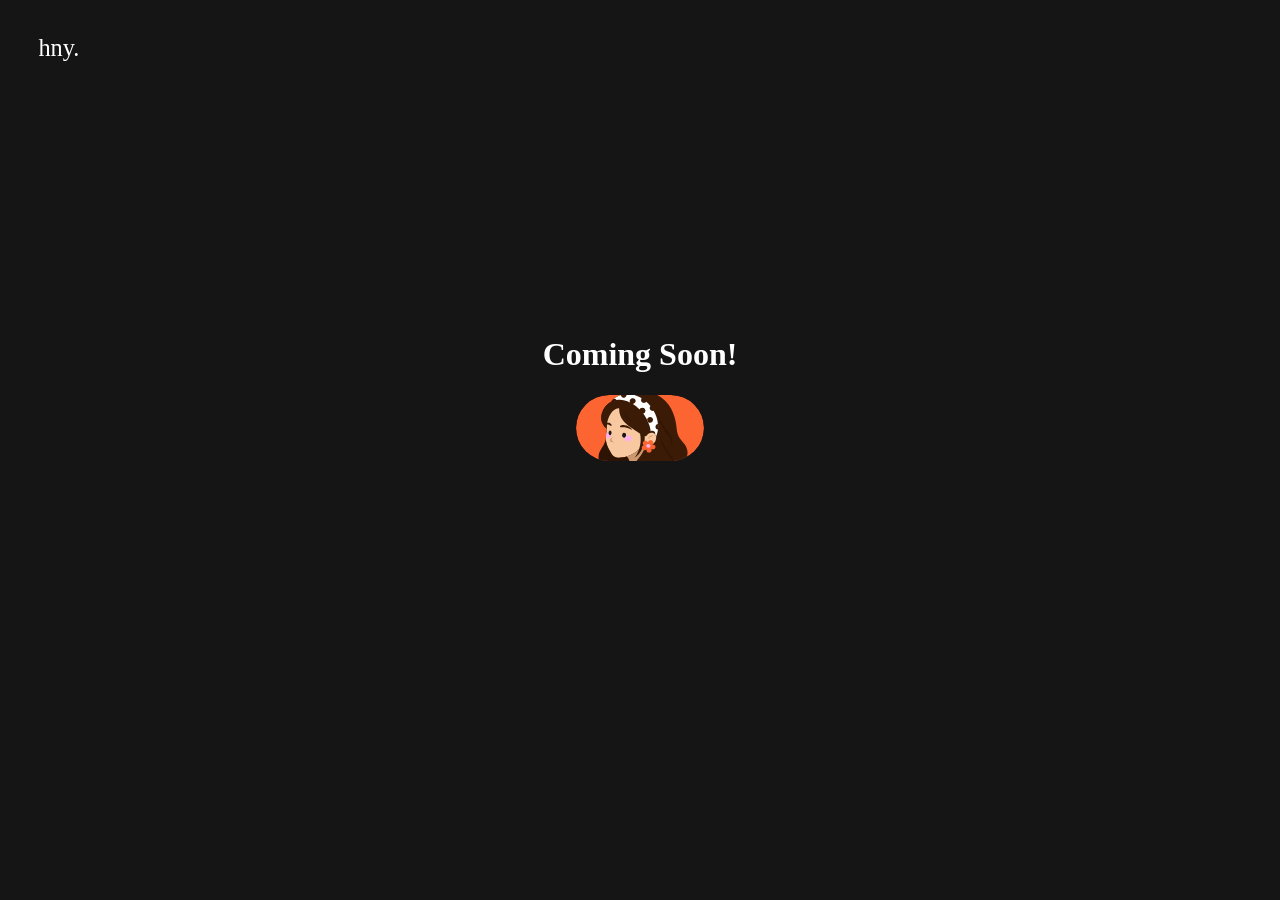
<file: soon.html>
<!DOCTYPE html>
<html lang="en">
<head>
    <meta charset="UTF-8">
    <meta name="viewport" content="width=device-width, initial-scale=1.0">

    <link rel="stylesheet" href="styles/styles.css" />
    <link rel="stylesheet" href="styles/project-navigation.css" />
    <link rel="stylesheet" href="styles/loader.css" />
    <link rel="stylesheet" href="styles/soon.css" />


    <title>HNY Portfolio</title>
</head>
<body>
    <header class="project-navigation">
        <a href="index.html" class="project-logo" id="projectLogo">hny.</a>
    </header>

    
    <div class="center-alignment">

        <h1>
            Coming Soon!
        </h1>
        <img src="assets/home/hilary-pill.svg" alt="Illustration of Hilary" class="hilary-face" />
    </div>
</body>
</html>
</file>
<file: styles/styles.css>
@font-face {
  font-family: "LogoFont";
  src: url("../assets/fonts/logo-font.otf") format("opentype");
}

/* RESET */
* {
  box-sizing: border-box;
}

body {
  margin: 0;
  background-color: #151515;
  color: white;
}

/* HERO */
.hero-intro {
  padding-left: 9vw;
  padding-right: 9vw;
  padding-top: 17vh;
  padding-bottom: 8.4vh;
}

.hero-intro h1 {
  max-width: 80vw;
  margin: 0;
  font-family: "Playfair Display", serif;
  font-size: clamp(1.85rem, 4.2vw, 7rem);
  line-height: 1.55;
  letter-spacing: -0.01em;
  font-weight: 600;
}

/* INLINE ICONS */
.inline-icon {
  display: inline-block;
  vertical-align: middle;
  object-fit: cover;
  margin: 0 0.1em;
  transform: translateY(-0.05em);
  height: 0.8em;
  width: 1.25em;
  border-radius: 999px;
}

.inline-icon.sun {
  width: 1.2em;
  height: 0.95em;
}

.inline-icon.about-pill {
  width: 1.55em;
  height: 0.95em;
}

.inline-icon.pomo-pill {
  width: 2em;
  height: 0.95em;
}

.inline-icon.portrait {
  width: 2em;
  height: 0.95em;
}

.mobile-only {
  display: none;
}

/* MOBILE */
@media (max-width: 700px) {
  body {
    padding: 0 24px;
  }

  .desktop-only {
    display: none;
  }

  .mobile-only {
    display: block;
  }

  .hero-intro {
    padding-left: 0vw;
    padding-right: 0vw;
    padding-top: 17vh;
    padding-bottom: 0.4vh;
  }

}
</file>
<file: styles/project-navigation.css>
@font-face {
  font-family: "LogoFont";
  src: url("../assets/fonts/logo-font.otf") format("opentype");
  font-weight: normal;
  font-style: normal;
}

/* =========================
   FIXED PROJECT LOGO
========================= */

.project-navigation {
  position: fixed;
  top: 4.0vh;
  left: 3.0vw;
  z-index: 1001;
}

.project-logo {
  font-family: "Playfair Display", serif;
  font-weight: 500;
  font-size: clamp(1.4rem, 1.9vw, 2.6rem);
  color: white;
  text-decoration: none;
  line-height: 1;
  cursor: pointer;
  transition: color 0.2s ease;
}

.project-logo.logo-on-light {
  color: #151515;
}

.project-logo.logo-on-dark {
  color: white;
}

/* =========================
   FULLSCREEN PROJECT MENU
========================= */

.project-menu {
  position: fixed;
  inset: 0;
  background-color: #151515;
  z-index: 1000;

  display: flex;
  flex-direction: column;
  align-items: center;
  justify-content: center;
  gap: 3rem;

  opacity: 0;
  pointer-events: none;
  transition: opacity 0.3s ease;
}

.project-menu.active {
  opacity: 1;
  pointer-events: auto;
}

.project-menu-link {
  display: flex;
  align-items: center;
  gap: 1.5rem;

  font-family: "Montserrat", sans-serif;
  font-size: clamp(1.6rem, 3.8vw, 4.5rem);
  font-weight: 400;
  color: white;
  text-decoration: none;
  text-transform: uppercase;
  letter-spacing: 0.02em;
  line-height: 1.1;
}

.project-menu-link img {
  width: 2.2em;
  height: 0.9em;
  border-radius: 999px;
  object-fit: cover;
  transition: color 0.25s ease, transform 0.25s ease, opacity 0.25s ease;
}

.project-menu-link:hover {
  color: #FC6432;
  transform: translateX(6px);
  opacity: 0.85;
  font-size: 500;
}

.project-menu-close {
  margin-top: 1rem;
  background: none;
  border: none;
  padding: 0;

  font-family: "Montserrat", sans-serif;
  font-size: 1.4rem;
  font-weight: 400;
  color: white;
  text-decoration: underline;
  cursor: pointer;
}

.project-menu-close:hover {
  color: #FC6432;
}

/* =========================
   MOBILE
========================= */

@media (max-width: 700px) {
  .project-navigation {
    top: 24px;
    left: 24px;
  }

  .project-menu {
    gap: 2.5rem;
  }

  .project-menu-link {
    font-size: clamp(2.5rem, 12vw, 4rem);
    gap: 1rem;
  }

  .project-menu-link img {
    width: 2em;
    height: 0.85em;
  }

  .project-menu-close {
    font-size: 1.2rem;
  }
}




/* =========================
   HOME PAGE DESKTOP NAV
========================= */

.home-navigation {
  right: 3vw;
  display: flex;
  align-items: center;
  justify-content: space-between;
}

.home-nav-links {
  display: flex;
  align-items: center;
  gap: 2.5rem;
}

.home-nav-links a {
  font-family: "Montserrat", sans-serif;
  font-size: clamp(1rem, 1.3vw, 1.4rem);
  font-weight: 500;
  color: white;
  text-decoration: none;
  text-transform: uppercase;
  letter-spacing: 0.03em;
  transition: color 0.25s ease, opacity 0.25s ease;
}

.home-nav-links a:hover {
  color: #FC6432;
  opacity: 0.85;
}

/* hide fullscreen menu on home desktop */
.home-page .project-menu {
  display: none;
}

/* =========================
   HOME PAGE MOBILE
========================= */

@media (max-width: 700px) {
  .home-navigation {
    right: auto;
    display: block;
  }

  .home-nav-links {
    display: none;
  }

  .home-page .project-menu {
    display: flex;
  }
}
</file>
<file: styles/loader.css>
/* PAGE LOADER */

.page-loader {
  position: fixed;
  inset: 0;
  z-index: 9999;
  background-color: #151515;

  display: flex;
  align-items: center;
  justify-content: center;

  opacity: 1;
  visibility: visible;
  transition: opacity 1.45s ease, visibility 1s ease;
}

.page-loader.hidden {
  opacity: 0;
  visibility: hidden;
  pointer-events: none;
}

#loaderFrame {
  width: clamp(90px, 12vw, 220px);
  height: auto;
}
</file>
<file: styles/project-tile.css>
/* PROJECTS SECTION */
.projects-section {
  padding: 0 9vw 10vh;
}

.projects-heading {
  display: flex;
  align-items: center;
  gap: 1rem;
  margin-bottom: clamp(2.4rem, 3.4vw, 3.5rem);
}

.projects-heading span {
  font-family: "Montserrat", sans-serif;
  font-size: clamp(1rem, 1.2vw, 1.5rem);
  font-style: italic;
  text-transform: uppercase;
  letter-spacing: 0.08em;
  color: rgba(255, 255, 255, 0.75);
}

.projects-heading div {
  flex: 1;
  height: 1px;
  background: rgba(255, 255, 255, 0.18);
}

/* PROJECT GRID */
.project-grid {
  display: grid;
  grid-template-columns: repeat(3, 1fr);
  gap: clamp(2.4rem, 3.4vw, 3.5rem);
}

/* PROJECT CARD */
.project-card {
  position: relative;
  display: block;
  width: 100%;
  aspect-ratio: 4 / 3;
  overflow: hidden;
  text-decoration: none;
  background-color: black;
  color: white;
}

.project-card img {
  width: 100%;
  height: 100%;
  object-fit: cover;
  display: block;
  transition: transform 0.45s ease;
}

/* OVERLAY */
.project-overlay {
  position: absolute;
  inset: 0;
  display: flex;
  align-items: center;
  justify-content: center;
  padding: 2rem;
  background: rgba(0, 0, 0, 0.60);
  opacity: 0;
  transition: opacity 0.35s ease;
}

.project-overlay h2 {
  margin: 0;
  max-width: 90%;
  font-family: "Montserrat", sans-serif;
  font-size: clamp(0.85rem, 1.1vw, 1.3rem);
  font-weight: 600;
  line-height: 1.35;
  text-align: center;
}

.project-card:hover img {
  transform: scale(1.05);
}

.project-card:hover .project-overlay {
  opacity: 1;
}

/* MOBILE */
@media (max-width: 700px) {
  .projects-section {
    padding-top: 10vh;
    padding-bottom: 2vh;
    padding-right: 0vw;
    padding-left: 0vw;
  }

  .projects-heading {
    margin-bottom: 2rem;
  }

  .project-grid {
    grid-template-columns: 1fr;
    gap: 1.5rem;
  }

  .project-card {
    border-radius: 0;
  }

  .project-overlay {
    opacity: 1;
  }
}
</file>
<file: styles/case.css>
body {
    padding: 0px;
    margin: 0px;
    font-family: "Montserrat", sans-serif;
    background: #ffffff;
}

p {
    line-height: 1.6;
    font-size: clamp(0.9rem, 1vw, 1.5rem);
}

p2 {
    line-height: 1.6;
    font-size: clamp(0.9rem, 0.9vw, 1.4rem);
}

.light {
    font-weight: 300;
}

/* =========================
   HEADER
========================= */

* {
    box-sizing: border-box;
}

.project-meta-box {
    float: left;
    width: 50%;
    padding-left: 14vw;
    padding-right: 3vw;
    height: 64vh;
    background-color: #1E1E1E;
    color: white;

    display: flex;
    flex-direction: column;
    /* 👈 STACK */
    justify-content: center;
    /* 👈 vertical centering */
    gap: 24px;
    /* 👈 space between title + meta */
}

.project-thumbnail-box {
    float: left;
    width: 50%;
    padding: 0px;
    margin: 0px;
    height: 64vh;
}

.project-thumbnail-single {
    float: left;
    width: 50%;
    padding: 0px;
    height: calc(64vh / 2);
    overflow: hidden;
}

/* Clear floats after the columns */
.row:after {
    content: "";
    display: table;
    clear: both;
}

.project-title {
    font-family: "Playfair Display", serif;
    font-weight: 600;
    color: white;
    font-size: clamp(1.8rem, 2.8vw, 4.8rem);
    line-height: 1.5;
    letter-spacing: 0.01em;
    width: 100%;
    padding-top: 32px;
    padding-bottom: 8px;
}

/* Meta row*/
.meta-row {
    display: flex;
    align-items: center;
    /* vertical alignment */
    gap: 16px;
    /* spacing between items */
}

/* logos */
.logo {
    width: 42px;
    height: 42px;
    object-fit: contain;
    background: black;
    /* optional if logos need block bg */
    border-radius: 4px;
    /* optional styling */
}

/* divider line */
.divider {
    width: 1px;
    height: 32px;
    background-color: rgb(79, 79, 79);
}

.divider2 {
    width: 1px;
    height: 20px;
    background-color: rgb(79, 79, 79);
}

/* text */
.meta-text {
    font-size: clamp(0.9rem, 1vw, 1.5rem);
    /*body text size*/
    color: #dfdfdf;
}

.thumbnail-image {
    display: block;
    width: 100%;
    height: 100%;
    object-fit: cover;
}

/* =========================
   OVERVIEW
========================= */

.light-section {
    padding-left: 14vw;
    padding-right: 14vw;
    padding-top: clamp(5.5vh, 7.5vh, 9vh);
    padding-bottom: clamp(5.5vh, 7.5vh, 9vh);
}

.column-50 {
    float: left;
    width: 50%;
}

.padding-right-desktop {
    padding-right: 3vw;
}

.padding-left-desktop {
    padding-left: 3vw;
}

.padding-right-desktop-condensed {
    padding-right: 1.5vw;
}

.padding-left-desktop-condensed {
    padding-left: 1.5vw;
}

.section-tag {
    font-size: clamp(0.9rem, 1vw, 1.5rem);
    font-weight: 300;
    color: #343434;
    padding-bottom: 24px;
}

.section-tag-light {
    font-size: clamp(0.9rem, 1vw, 1.5rem);
    font-weight: 300;
    color: #dfdfdf;
    padding-bottom: 24px;
}

.green-text {
    color: #0E5814;
}

.orange-text {
    color: #E04512;
}

.peach-text {
    color: #FE6C52;
}

ul {
    padding-left: 16px;
    /* 👈 remove default indent */
    margin-top: 16px;
    /* spacing from meta row */
    list-style-position: inside;
    font-size: clamp(0.9rem, 1vw, 1.5rem);
}

li {
    line-height: 1.6;
    list-style-position: outside;
    /* 👈 important */
    padding-left: 8px;
    /* space between bullet and text */
    text-indent: 0;
    font-size: clamp(0.9rem, 1vw, 1.5rem);
}

p {
    margin: 0;
    line-height: 1.8;
}


/* =========================
   CHALLANGES
========================= */

.dark-section {
    background-color: #1E1E1E;
    color: white;
    padding-left: 14vw;
    padding-right: 14vw;
    padding-top: clamp(5.5vh, 7.5vh, 9vh);
    padding-bottom: clamp(5.5vh, 7.5vh, 9vh);
}

.bolded-text {
    font-size: clamp(1.4rem, 2.2vw, 2.5rem);
    font-family: "Playfair Display", serif;
    font-weight: 600;
    letter-spacing: 0.03em;
}

.bolded-text2 {
    font-size: clamp(1.2rem, 1.6vw, 2.0rem);
    font-family: "Playfair Display", serif;
    font-weight: 600;
    letter-spacing: 0.03em;
    line-height: 1.8;
}


.padding-top-8px {
    padding-top: 8px;
}

.padding-top-16px {
    padding-top: 16px;
}

.padding-top-40px {
    padding-top: 40px;
}

.padding-bottom-40px {
    padding-bottom: 40px;
}

.secondary-highlight {
    font-size: clamp(1.2rem, 1.3vw, 1.7rem);
    line-height: 1.6;
    font-weight: 600;
}

.secondary-highlight-light {
    font-size: clamp(1.2rem, 1.3vw, 1.7rem);
    line-height: 1.6;
    font-weight: 400;
}

.teritary-highlight {
    font-size: clamp(1.5rem, 1.5vw, 1.9rem);
    line-height: 1.6;
    font-weight: 600;
}

.green-on-black {
    color: #91ce94;
}

.challenge-image {
    width: 100%;
}


/* =========================
   APPROACH
========================= */

.column-40 {
    float: left;
    width: 40%;
    padding-right: 3vw;
}

.column-60 {
    float: left;
    width: 60%;
    padding-left: 3vw;
}

.as-is-image {
    width: 100%;
}

.as-is-background {
    background-color: #F0F0F0;
    padding-left: 28px;
    padding-right: 28px;
    padding-top: 40px;
    padding-bottom: 40px;
}

/* =========================
   COMPLEXITY
========================= */


.insight-grid {
    display: grid;
    grid-template-columns: repeat(3, 1fr);
    gap: 32px;
}

.insight-card {
    border: 1px solid rgba(255, 255, 255, 0.355);
    padding-right: 16px;
    padding-left: 16px;
    padding-top: 16px;
    padding-bottom: 16px;
}

.insight-card-dark {
    border: 1px solid #c5c5c5ad;
    padding-right: 16px;
    padding-left: 16px;
    padding-top: 16px;
    padding-bottom: 16px;
}

.insight-card-dark2 {
    border: 1px solid #6e6e6ea1;
    padding-right: 16px;
    padding-left: 16px;
    padding-top: 16px;
    padding-bottom: 16px;
}

.quote-card-dark {
    text-align: center;
    padding-right: 16px;
    padding-left: 16px;
    padding-top: 16px;
    padding-bottom: 16px;
    font-style: italic;
}

.complexity-text {
    font-size: clamp(0.9rem, 1vw, 1.5rem);
    font-weight: 600;
}

.number-img {
    width: 52px;
    height: 52px;
    object-fit: contain;
}

/* =========================
   USER MAPS
========================= */
.column3 {
    float: left;
    width: 32%;
    padding: 0px;
}

.column-gap {
    float: left;
    width: 2%;
    padding: 0px;
    color: rgba(255, 255, 255, 0);
}

.user-persona-img {
    width: 100%;
    border: 1px solid rgba(0, 0, 0, 0.159);
}

.center-text {
    text-align: center;
}

.add-line-height {
    line-height: 2.0;
}

/* =========================
   IMAGE GALLERY
========================= */

.gallery-50 {
    float: left;
    width: 49%;
    padding: 0px;
}

.gallery-50-spacer {
    float: left;
    width: 2%;
    color: rgba(255, 255, 255, 0);
}

.img-100 {
    width: 100%;
}

.impact-text {
    font-size: clamp(1.3rem, 1.4vw, 1.9rem);
    font-weight: 600;
}


/* =========================
   NESO CHALLENGE
========================= */

.column-45 {
    float: left;
    width: 45%;
    padding-right: 3vw;
}

.column-55 {
    float: left;
    width: 55%;
    padding-left: 3vw;
}

.narrow-space {
    padding-left: 12vw;
    padding-right: 12vw;
}

.challenge-hr {
    margin-top: 8vh;
    margin-bottom: 6vh;
    width: 90%;
    border: none;
    border-top: 0.5px solid rgba(255, 255, 255, 0.2);
}

/* =========================
   NESO WHERE WE WERE
========================= */
.column-title {
    float: left;
    width: 40%;
}

.column-subdesc {
    float: left;
    width: 60%;
    padding-top: 8px;
}

.condensed-width {
    width: 70%;
}

.column4b4 {
    float: left;
    width: 25%;
    padding: 0px;
}


.column-35 {
    float: left;
    width: 35%;
    padding-right: 3vw;
}

.column-65 {
    float: left;
    width: 65%;
    padding-left: 3vw;
}

.approach-background {
    background-color: #F0F0F0;
    padding-left: 18px;
    padding-right: 18px;
    padding-top: 20px;
    padding-bottom: 20px;
}

.delivery-team-area {
    width: 100%;
    margin-top: 16px;
    background-color: #282828;
    padding-right: 20px;
    padding-left: 20px;
    padding-top: 42px;
    padding-bottom: 42px;
    border-radius: 0px;
}

.user-team-area {
    width: 100%;
    margin-top: 16px;
    background-color: #282828;
    padding-right: 20px;
    padding-left: 20px;
    padding-top: 42px;
    padding-bottom: 42px;
    border-radius: 0px;
}

.hero-video {
    width: 100%;
    height: auto;
    display: block;
    border-radius: 0px;
}

.bold-this {
    font-weight: 600;
}

.impact-area {
    padding-left: 4.5vw;
    padding-right: 4.5vw;
    padding-top: 24px;
    padding-bottom: 16px;
}


.columnby4 {
    float: left;
    width: 23.5%;
    background-color: white;
}

.columnby4-space {
    float: left;
    width: 2%;
    color: rgba(255, 255, 255, 0);
}

.tool-box-section {
    background-color: white;
    padding: 12px;
    color: black;
    padding-top: 10px;
}

.tool-name-tag {
    color: black;
    line-height: 1.6;
    font-size: clamp(0.9rem, 0.8vw, 1.5rem);
    padding-bottom: 8px;
}

.NPS-score {
    color: black;
    font-size: clamp(0.9rem, 1.2vw, 1.7rem);
    font-weight: 600;
}

.edge-padding {
    padding-left: 12vw;
    padding-right: 12vw;
}

.summary-text {
    line-height: 1.7;
    padding-left: 4vw;
    padding-right: 4vw;
}

@media screen and (min-width: 1000px) {
    .project-meta-box {
        padding-left: 16vw;
        padding-right: 3vw;
    }

    .light-section {
        padding-left: 16vw;
        padding-right: 16vw;
    }

    .dark-section {
        padding-left: 16vw;
        padding-right: 16vw;
    }
}


/* Responsive layout - makes the two columns stack on top of each other instead of next to each other */
@media screen and (max-width: 600px) {
    .project-meta-box {
        width: 100%;
        height: auto;
        padding-right: 24px;
        padding-left: 24px;
        padding-top: 15vh;
        padding-bottom: 24px;
    }

    .project-thumbnail-box {
        width: 100%;
        height: auto;
    }

    .meta-row {
        gap: 12px;
    }

    .project-thumbnail-single {
        height: auto;
    }

    .column-50 {
        width: 100%;
    }

    .padding-left-desktop,
    .padding-right-desktop,
    .padding-left-desktop-condensed,
    .padding-right-desktop-condensed {
        padding: 0px;
    }

    .light-section {
        padding-left: 24px;
        padding-right: 24px;
        padding-top: 0px;
    }

    .section-tag {
        padding-top: 42px;
    }


    ul {
        padding-left: 16px;
        margin-top: 16px;
        list-style-position: inside;
    }

    li {
        line-height: 1.6;
        list-style-position: outside;
        padding-left: 8px;
        text-indent: 0;
    }

    .challenge-image {
        padding-top: 24px;
    }

    .column-40,
    .column-60,
    .column-45,
    .column-55 {
        float: left;
        width: 100%;
        padding-right: 0vw;
        padding-left: 0vw;
    }

    .column-60 {
        margin-top: 32px;
    }

    .as-is-background {
        padding-left: 16px;
        padding-right: 16px;
        padding-top: 16px;
        padding-bottom: 16px;
    }


    .insight-section {
        padding: 56px 24px;
    }

    .insight-grid {
        grid-template-columns: 1fr;
        gap: 24px;
    }

    .insight-card {
        min-height: auto;
    }

    .number-img {
        width: 42px;
        height: 42px;
        object-fit: contain;
    }

    .column3 {
        float: left;
        width: 100%;
        padding: 0px;
    }

    .column-gap {
        float: left;
        width: 100%;
        padding: 1px;
        color: rgba(255, 255, 255, 0);
    }

    .add-padding-top {
        padding-top: 40px;
    }

    .gallery-50 {
        width: 100%;
    }

    .padding-on-mobile {
        padding-bottom: 32px;
    }

    .narrow-space {
        padding-left: 0vw;
        padding-right: 0vw;
    }

    .condensed-width {
        width: 100%;
    }

    .column-title {
        width: 100%;
    }

    .column-subdesc {
        width: 100%;
        padding-top: 24px;
    }


    .column-35 {
        float: left;
        width: 100%;
        padding-right: 0vw;
        padding-bottom: 32px;
    }

    .column-65 {
        float: left;
        width: 100%;
        padding-left: 0vw;
    }

    .impact-area {
        padding-left: 0vw;
        padding-right: 0vw;
        padding-top: 8px;
    }

    .edge-padding {
        padding-left: 0vw;
        padding-right: 0vw;
    }

    .summary-text {
        line-height: 1.7;
        padding-left: 0vw;
        padding-right: 0vw;
    }

    .columnby4 {
        float: left;
        width: 100%;
    }

    .columnby4-space {
        float: left;
        width: 2%;
        color: rgba(255, 255, 255, 0);
    }
}
</file>
<file: styles/soon.css>
.center-alignment{
    text-align: center;
    padding-top: 35vh;
}

.hilary-face {
  width: 8em;
}
</file>
